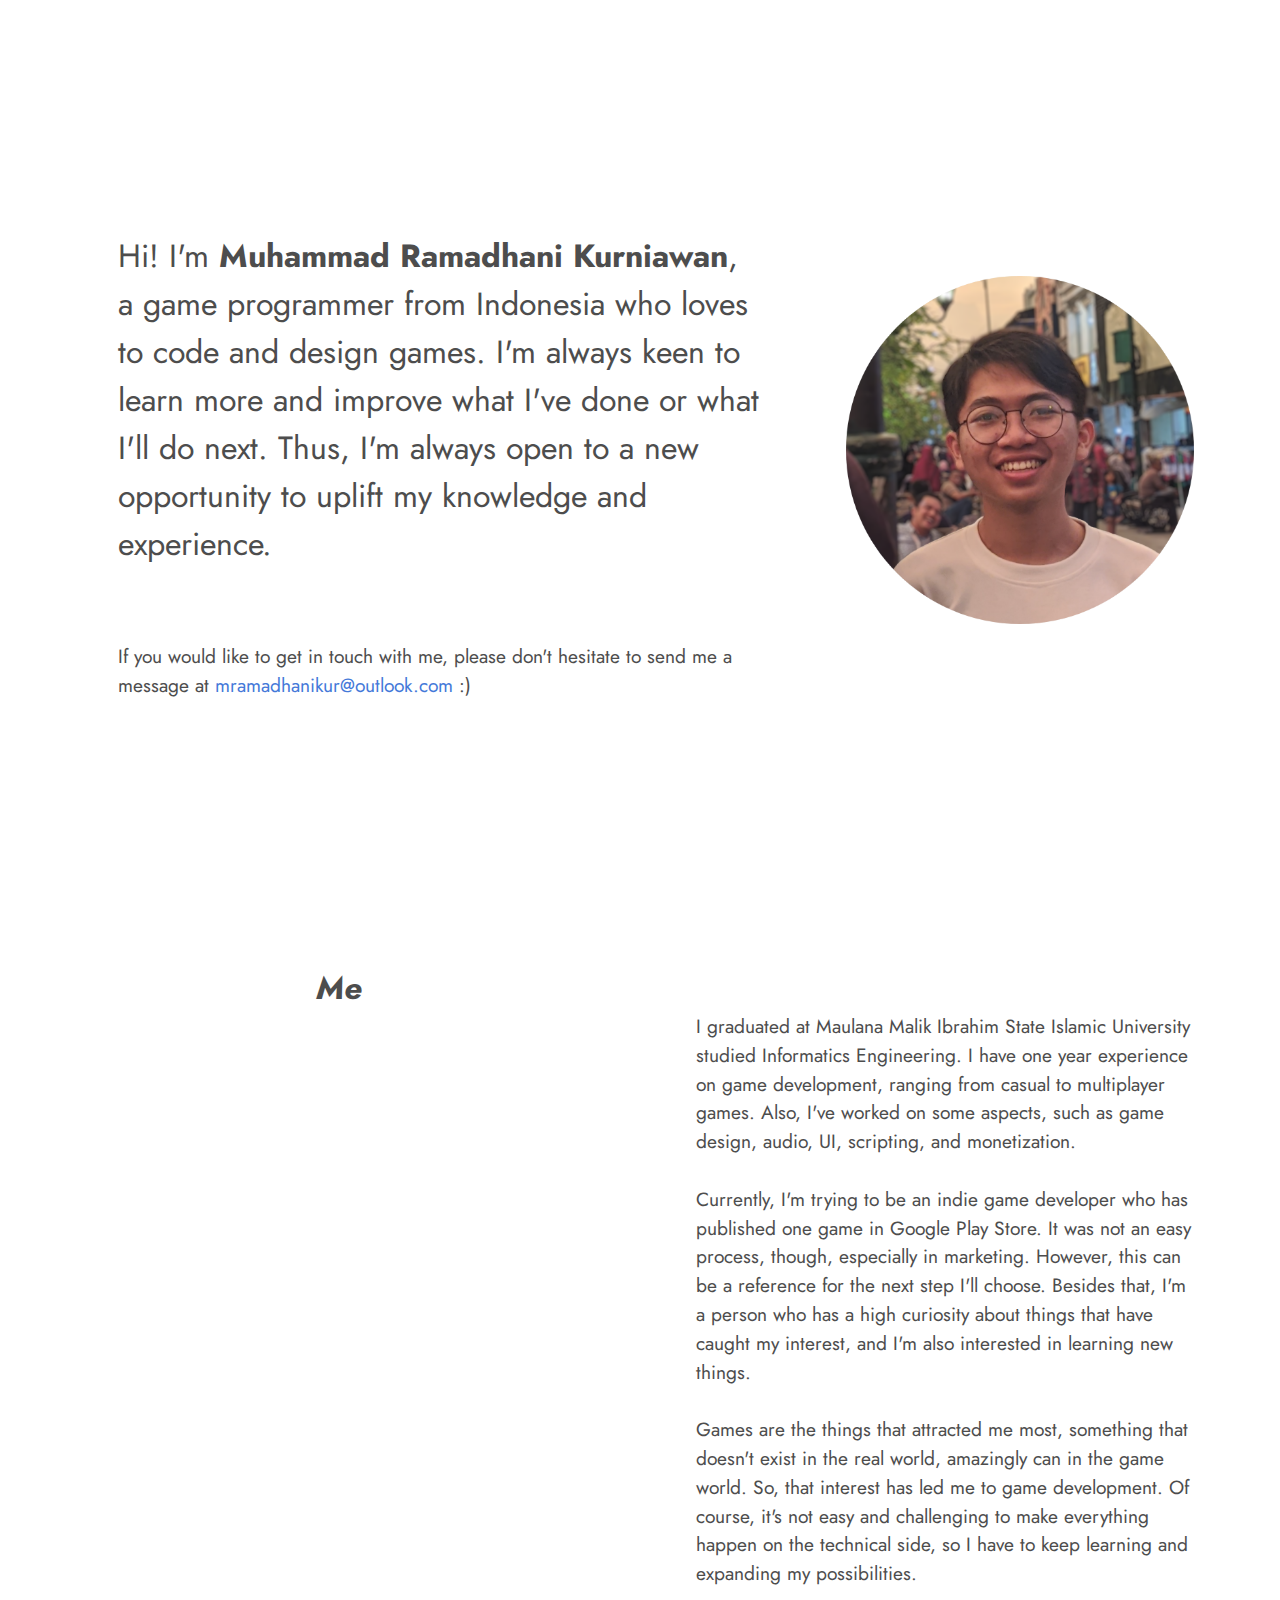
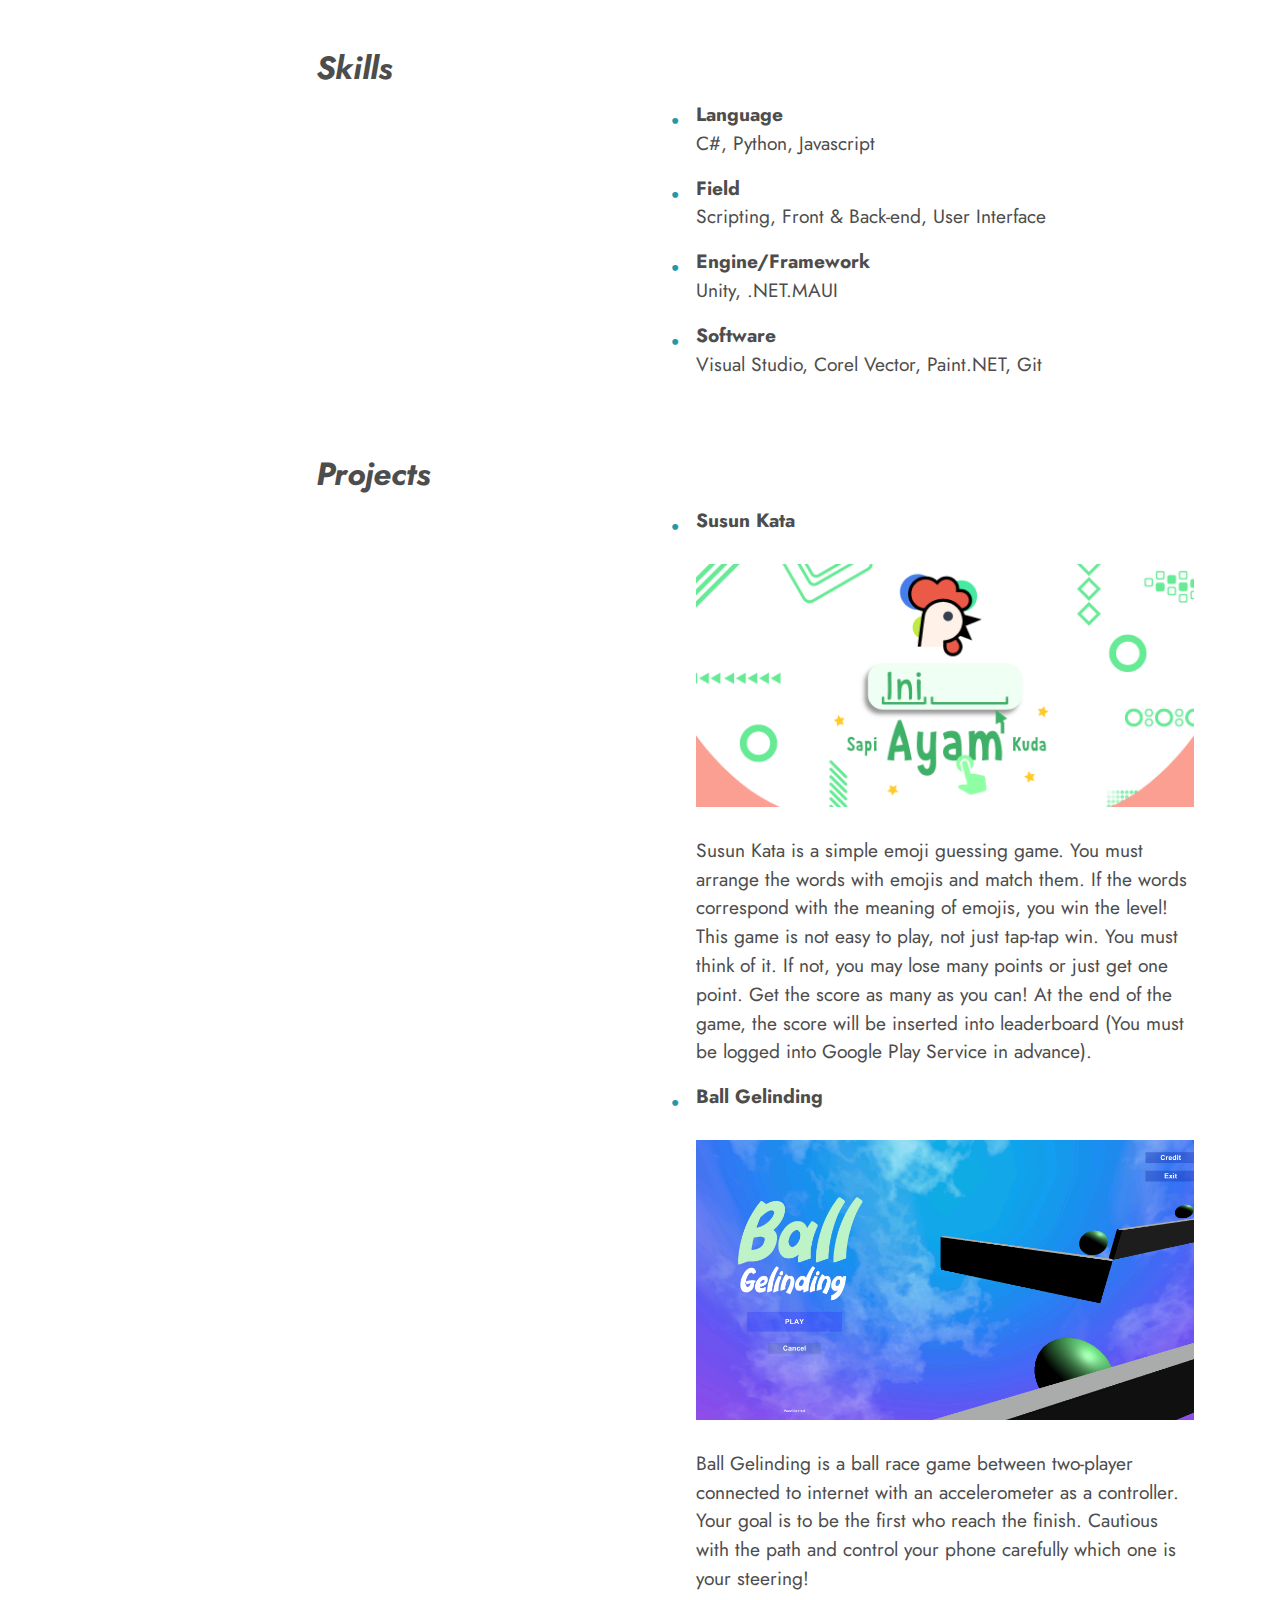
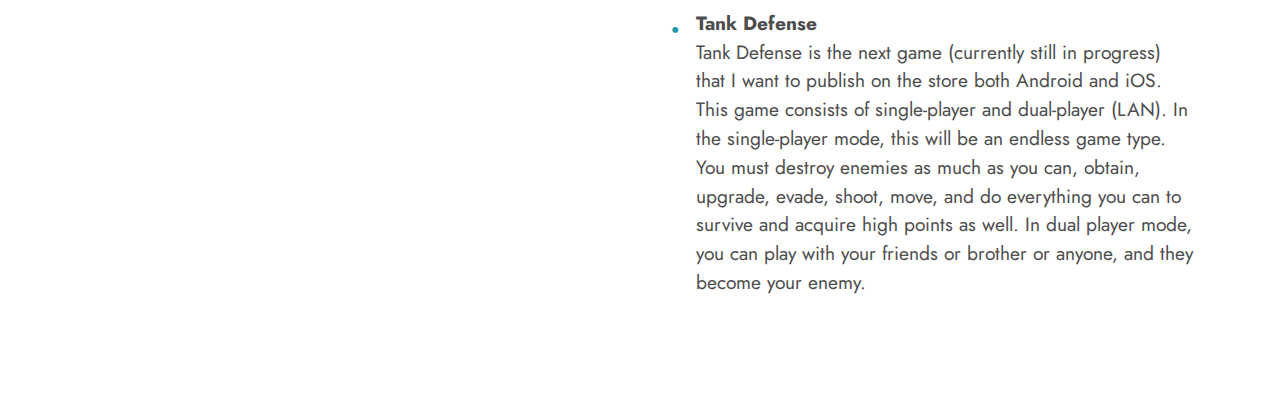
<file: index.html>
<!DOCTYPE html>
<html  >
<head>
  <!-- Site made with Mobirise Website Builder v5.9.13, https://mobirise.com -->
  <meta charset="UTF-8">
  <meta http-equiv="X-UA-Compatible" content="IE=edge">
  <meta name="generator" content="Mobirise v5.9.13, mobirise.com">
  <meta name="viewport" content="width=device-width, initial-scale=1, minimum-scale=1">
  <link rel="shortcut icon" href="assets/images/logo5.png" type="image/x-icon">
  <meta name="description" content="">
  
  
  <title>Muhammad Ramadhani Kurniawan - Portfolio</title>
  <link rel="stylesheet" href="assets/bootstrap/css/bootstrap.min.css">
  <link rel="stylesheet" href="assets/bootstrap/css/bootstrap-grid.min.css">
  <link rel="stylesheet" href="assets/bootstrap/css/bootstrap-reboot.min.css">
  <link rel="stylesheet" href="assets/socicon/css/styles.css">
  <link rel="stylesheet" href="assets/theme/css/style.css">
  <link rel="preload" href="https://fonts.googleapis.com/css?family=Jost:100,200,300,400,500,600,700,800,900,100i,200i,300i,400i,500i,600i,700i,800i,900i&display=swap" as="style" onload="this.onload=null;this.rel='stylesheet'">
  <noscript><link rel="stylesheet" href="https://fonts.googleapis.com/css?family=Jost:100,200,300,400,500,600,700,800,900,100i,200i,300i,400i,500i,600i,700i,800i,900i&display=swap"></noscript>
  <link rel="preload" as="style" href="assets/mobirise/css/mbr-additional.css?v=0eDcR7"><link rel="stylesheet" href="assets/mobirise/css/mbr-additional.css?v=0eDcR7" type="text/css">

  
  
  
</head>
<body>
  
  <section data-bs-version="5.1" class="image2 cid-sUF62hcx0Q mbr-fullscreen" id="image2-6">
    

    

    <div class="container">
        <div class="row align-items-center">
            <div class="col-12 col-lg-4">
                <div class="image-wrapper">
                    <img src="assets/images/wip2gravit.png" alt="wawanfoto">
                    
                </div>
            </div>
            <div class="col-12 col-lg">
                <div class="text-wrapper">
                    <h3 class="mbr-section-title mbr-fonts-style mb-3 display-5"><br>Hi! I'm&nbsp;<strong>Muhammad Ramadhani Kurniawan</strong>,<br>a game programmer from Indonesia who loves to code and design games. I'm always keen to learn more and improve what I've done or what I'll do next. Thus, I'm always open to a new opportunity to uplift my knowledge and experience.<br></h3>
                    <p class="mbr-text mbr-fonts-style display-7"><br><br> If you would like to get in touch with me, please don't hesitate to send me a message at&nbsp;<a href="mailto:mramadhanikur@outlook.com" class="text-primary">mramadhanikur@outlook.com</a>&nbsp;:)<br></p>
                </div>
            </div>
        </div>
    </div>
</section>

<section data-bs-version="5.1" class="content13 cid-sWlyla9Ldt" id="content13-3s">
    
    
    <div class="container">
        <div class="row justify-content-center">
            
        </div>
        <div class="row justify-content-center">
            <div class="col-md-12 col-lg-8">
                <div class="row justify-content-center">
                    <div class="col-12 col-lg-6">
                        <ul class="list mbr-fonts-style display-5"><strong><em>Me</em></strong></ul>
                    </div>
                    <div class="col-12 col-lg-6">
                        <ul class="list mbr-fonts-style display-7"></ul>
                    </div>
                </div>
            </div>
        </div>
    </div>
</section>

<section data-bs-version="5.1" class="content13 cid-sWlykp19v3" id="content13-3r">
    
    
    <div class="container">
        <div class="row justify-content-center">
            
        </div>
        <div class="row justify-content-center">
            <div class="col-md-12 col-lg-12">
                <div class="row justify-content-center">
                    <div class="col-12 col-lg-6">
                        <ul class="list mbr-fonts-style display-2"></ul>
                    </div>
                    <div class="col-12 col-lg-6">
                        <ul class="list mbr-fonts-style display-7">I graduated at Maulana Malik Ibrahim State Islamic University studied Informatics Engineering. I have one year experience on game development, ranging from casual to multiplayer games. Also, I've worked on some aspects, such as game design, audio, UI, scripting, and monetization.&nbsp;<br><br><div>Currently, I'm trying to be an indie game developer who has published one game in Google Play Store. It was not an easy process, though, especially in marketing. However, this can be a reference for the next step I'll choose. Besides that, I'm a person who has a high curiosity about things that have caught my interest, and I'm also interested in learning new things.</div><div><br></div><div>Games are the things that attracted me most, something that doesn't exist in the real world, amazingly can in the game world. So, that interest has led me to game development. Of course, it's not easy and challenging to make everything happen on the technical side, so I have to keep learning and expanding my possibilities.</div></ul>
                    </div>
                </div>
            </div>
        </div>
    </div>
</section>

<section data-bs-version="5.1" class="content13 cid-sVfebrH5RZ" id="content13-2k">
    
    
    <div class="container">
        <div class="row justify-content-center">
            
        </div>
        <div class="row justify-content-center">
            <div class="col-md-12 col-lg-8">
                <div class="row justify-content-center">
                    <div class="col-12 col-lg-6">
                        <ul class="list mbr-fonts-style display-5"><p><strong><em>Skills</em></strong></p></ul>
                    </div>
                    <div class="col-12 col-lg-6">
                        <ul class="list mbr-fonts-style display-7"></ul>
                    </div>
                </div>
            </div>
        </div>
    </div>
</section>

<section data-bs-version="5.1" class="content13 cid-sUYj2ZX57L" id="content13-1m">
    
    
    <div class="container">
        <div class="row justify-content-center">
            
        </div>
        <div class="row justify-content-center">
            <div class="col-md-12 col-lg-12">
                <div class="row justify-content-center">
                    <div class="col-12 col-lg-6">
                        <ul class="list mbr-fonts-style display-2"></ul>
                    </div>
                    <div class="col-12 col-lg-6">
                        <ul class="list mbr-fonts-style display-7">
                            <li><span style="font-size: 1.2rem;"><strong>Language<br></strong></span>C#, Python, Javascript<br></li><li><strong>Field<br></strong><span style="font-size: 1.2rem;">Scripting</span><span style="font-size: 1.2rem;">, Front &amp; Back-end, User Interface</span></li><li><strong>Engine/Framework<br></strong><span style="font-size: 1.2rem;">Unity, .NET.MAUI</span></li><li><strong><b>Software<br></b></strong><span style="font-size: 1.2rem;">Visual Studio, Corel Vector, Paint.NET, Git</span></li>
                        </ul>
                    </div>
                </div>
            </div>
        </div>
    </div>
</section>

<section data-bs-version="5.1" class="content13 cid-sV59R3qEGW" id="content13-23">
    
    
    <div class="container">
        <div class="row justify-content-center">
            
        </div>
        <div class="row justify-content-center">
            <div class="col-md-12 col-lg-8">
                <div class="row justify-content-center">
                    <div class="col-12 col-lg-6">
                        <ul class="list mbr-fonts-style display-5"><p><strong><em>Projects</em></strong></p></ul>
                    </div>
                    <div class="col-12 col-lg-6">
                        <ul class="list mbr-fonts-style display-7"></ul>
                    </div>
                </div>
            </div>
        </div>
    </div>
</section>

<section data-bs-version="5.1" class="content13 cid-sVn5h5WJPY" id="content13-32">
    
    
    <div class="container">
        <div class="row justify-content-center">
            
        </div>
        <div class="row justify-content-center">
            <div class="col-md-12 col-lg-12">
                <div class="row justify-content-center">
                    <div class="col-12 col-lg-6">
                        <ul class="list mbr-fonts-style display-2"></ul>
                    </div>
                    <div class="col-12 col-lg-6">
                        <ul class="list mbr-fonts-style display-7">
                            <li><strong>Susun Kata</strong><br>
                            <br>
                            <a href="index.html#image2-6" target="false"></a><a href="https://play.google.com/store/apps/details?id=com.Cyi.TheSusunKataQuiz" target="true"></a><a href="https://play.google.com/store/apps/details?id=com.Cyi.TheSusunKataQuiz" target="true"></a><a href="https://play.google.com/store/apps/details?id=com.Cyi.TheSusunKataQuiz" target="true"></a><a href="TebakEmoji.html#top"><img class="d-block w-100" src="assets/images/landscape.png" data-slide-to="0" data-bs-slide-to="0"></a>    
                            <br>
                            Susun Kata is a simple emoji guessing game. You must arrange the words with emojis and match them. If the words correspond with the meaning of emojis, you win the level! This game is not easy to play, not just tap-tap win. You must think of it. If not, you may lose many points or just get one point. Get the score as many as you can! At the end of the game, the score will be inserted into leaderboard (You must be logged into Google Play Service in advance).

                            </li>

                            <li><strong>Ball Gelinding</strong><br>

                             <br>
                            <a href="index.html#image2-6" target="false"></a><a href="https://play.google.com/store/apps/details?id=com.Cyi.TheSusunKataQuiz" target="true"></a><a href="https://play.google.com/store/apps/details?id=com.Cyi.TheSusunKataQuiz" tdarget="true"></a><a href="https://play.google.com/store/apps/details?id=com.Cyi.TheSusunKataQuiz" target="true"></a><a href="BallGelinding.html#top"><img class="d-block w-100" src="assets/images/menu-1080p-10.02.2022-22-9.png" data-slide-to="1" data-bs-slide-to="1"></a> <br>  

                            Ball Gelinding is a ball race game between two-player connected to internet with an accelerometer as a controller. Your goal is to be the first who reach the finish. Cautious with the path and control your phone carefully which one is your steering!</li>

                            <li><strong>Tank Defense</strong><br>Tank Defense is the next game (currently still in progress) that I want to publish on the store both Android and iOS. This game consists of single-player and dual-player (LAN). In the single-player mode, this will be an endless game type. You must destroy enemies as much as you can, obtain, upgrade, evade, shoot, move, and do everything you can to survive and acquire high points as well. In dual player mode, you can play with your friends or brother or anyone, and they become your enemy.</li>
                            <br>
                        </ul>
                    </div>
                </div>
            </div>
        </div>
    </div>
</section>

<section data-bs-version="5.1" class="footer5 cid-t3kmMQRc7X mbr-reveal" once="footers" id="footer5-4k">

    

    

    <div class="container">
        <!-- <div class="media-container-row">
            <div class="col-md-1 col-6">
                <div class="media-wrap">
                    <a href="https://mobirise.co/">
                        <img src="assets/images/23r32r32.png" alt="Mobirise">
                    </a>
                </div>
            </div>
            <div class="col-11 col-6">
                <p class="mbr-text align-right links mbr-fonts-style display-7"></p>
            </div>
        </div> -->
        <!-- <div class="media-container-row">
            <div class="col-md-12"> -->
        <div class="footer-lower">
            <div class="media-container-row">
                <div class="col-md-12">
                    <hr>
                </div>
            </div>
            <div class="media-container-row">
                <div class="col-md-6 copyright">
                    <p class="mbr-text mbr-fonts-style display-7">Thanks for visiting :) [Made by <a href="mobirise.com">Mobirise</a>]</p>
                </div>
                <div class="col-md-6">
                    <div class="social-list align-right">
                        <div class="soc-item">
                            
                                <a href="index.html#top"><span class="mbr-iconfont mbr-iconfont-social socicon-itchio socicon"></span></a>
                            
                        </div>
                        <div class="soc-item">
                            <a href="https://discordapp.com/users/442385803105009676" target="_blank">
                                <span class="mbr-iconfont mbr-iconfont-social socicon-discord socicon"></span>
                            </a>
                        </div>
                        <div class="soc-item">
                            <a href="https://steamcommunity.com/id/cyion_/" target="_blank">
                                <span class="mbr-iconfont mbr-iconfont-social socicon-steam socicon"></span>
                            </a>
                        </div>
                        
                        
                        
                    </div>
                </div>
            </div>
            <!-- </div>
            </div> -->
        </div>

    </div>
</section>

<script src="assets/bootstrap/js/bootstrap.bundle.min.js"></script>  <script src="assets/smoothscroll/smooth-scroll.js"></script>  <script src="assets/ytplayer/index.js"></script>  <script src="assets/theme/js/script.js"></script>  
  
  
</body>
</html>
</file>
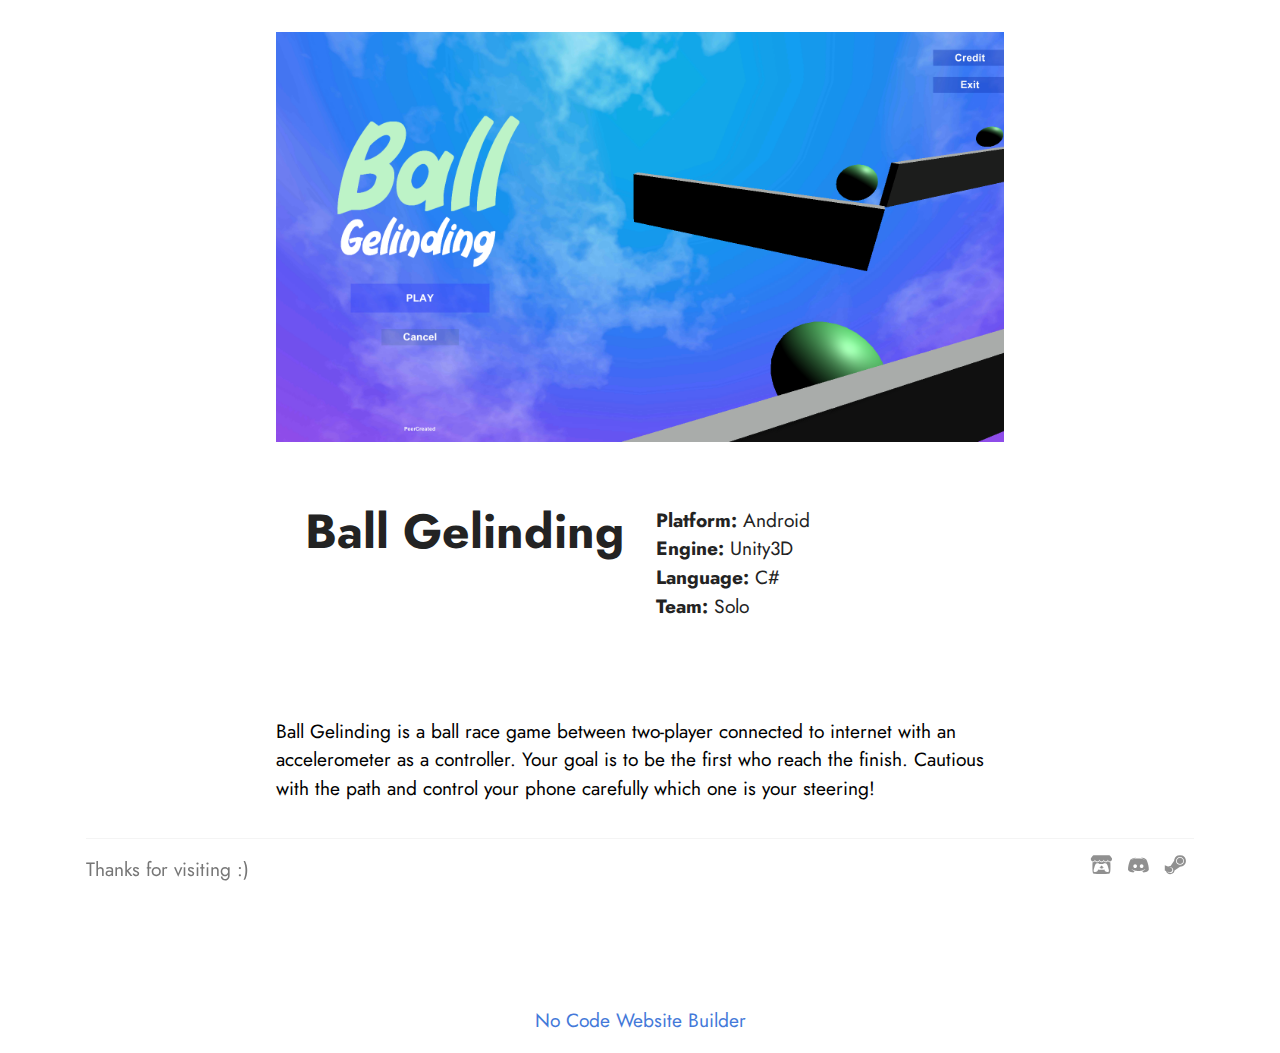
<file: BallGelinding.html>
<!DOCTYPE html>
<html  >
<head>
  <!-- Site made with Mobirise Website Builder v5.9.13, https://mobirise.com -->
  <meta charset="UTF-8">
  <meta http-equiv="X-UA-Compatible" content="IE=edge">
  <meta name="generator" content="Mobirise v5.9.13, mobirise.com">
  <meta name="twitter:card" content="summary_large_image"/>
  <meta name="twitter:image:src" content="assets/images/BallGelinding-meta.png">
  <meta property="og:image" content="assets/images/BallGelinding-meta.png">
  <meta name="twitter:title" content="Ball Gelinding">
  <meta name="viewport" content="width=device-width, initial-scale=1, minimum-scale=1">
  <link rel="shortcut icon" href="assets/images/logo5.png" type="image/x-icon">
  <meta name="description" content="Ball Gelinding is a ball race game between two-player.
">
  
  
  <title>Ball Gelinding</title>
  <link rel="stylesheet" href="assets/bootstrap/css/bootstrap.min.css">
  <link rel="stylesheet" href="assets/bootstrap/css/bootstrap-grid.min.css">
  <link rel="stylesheet" href="assets/bootstrap/css/bootstrap-reboot.min.css">
  <link rel="stylesheet" href="assets/socicon/css/styles.css">
  <link rel="stylesheet" href="assets/theme/css/style.css">
  <link rel="preload" href="https://fonts.googleapis.com/css?family=Jost:100,200,300,400,500,600,700,800,900,100i,200i,300i,400i,500i,600i,700i,800i,900i&display=swap" as="style" onload="this.onload=null;this.rel='stylesheet'">
  <noscript><link rel="stylesheet" href="https://fonts.googleapis.com/css?family=Jost:100,200,300,400,500,600,700,800,900,100i,200i,300i,400i,500i,600i,700i,800i,900i&display=swap"></noscript>
  <link rel="preload" as="style" href="assets/mobirise/css/mbr-additional.css?v=JT67ta"><link rel="stylesheet" href="assets/mobirise/css/mbr-additional.css?v=JT67ta" type="text/css">

  
  
  
</head>
<body>
  
  <section data-bs-version="5.1" class="image3 cid-t3knHfXGPd" id="image3-4l">
    

    

    <div class="container">
        <div class="row justify-content-center">
            <div class="col-12 col-lg-8">
                <div class="image-wrapper">
                    <img src="assets/images/menu-1080p-10.02.2022-22-9.png" alt="Ball Gelinding Cover">
                    
                </div>
            </div>
        </div>
    </div>
</section>

<section data-bs-version="5.1" class="content10 cid-t3knHgg6U4" id="content10-4m">
    
    <div class="container">
        <div class="row justify-content-center">
            <div class="col-12 col-md">
                
                <h6 class="mbr-section-subtitle mbr-fonts-style mb-4 display-2"><strong>Ball Gelinding</strong></h6>
            </div>
            <div class="col-md-12 col-lg-6">
                <p class="mbr-text mbr-fonts-style display-7"><strong>Platform:</strong> Android
<br><strong>Engine:</strong> Unity3D
<br><strong>Language:</strong> C#
<br><strong>Team: </strong>Solo</p>
            </div>
        </div>
    </div>
</section>

<section data-bs-version="5.1" class="content5 cid-t3knHgrWrV" id="content5-4n">
    
    <div class="container">
        <div class="row justify-content-center">
            <div class="col-md-12 col-lg-8">
                
                
                <p class="mbr-text mbr-fonts-style display-7">Ball Gelinding is a ball race game between two-player connected to internet with an accelerometer as a controller. Your goal is to be the first who reach the finish. Cautious with the path and control your phone carefully which one is your steering!&nbsp;<br></p>
            </div>
        </div>
    </div>
</section>

<section data-bs-version="5.1" class="footer5 cid-t3knHgBmaL mbr-reveal" once="footers" id="footer5-4o">

    

    

    <div class="container">
        <div class="media-container-row">
            <div class="col-md-1 col-6">
                <div class="media-wrap">
                    <a href="https://mobirise.co/">
                        <img src="assets/images/23r32r32.png" alt="Mobirise">
                    </a>
                </div>
            </div>
            <div class="col-11 col-6">
                <p class="mbr-text align-right links mbr-fonts-style display-7"></p>
            </div>
        </div>
        <!-- <div class="media-container-row">
            <div class="col-md-12"> -->
        <div class="footer-lower">
            <div class="media-container-row">
                <div class="col-md-12">
                    <hr>
                </div>
            </div>
            <div class="media-container-row">
                <div class="col-md-6 copyright">
                    <p class="mbr-text mbr-fonts-style display-7">Thanks for visiting :)</p>
                </div>
                <div class="col-md-6">
                    <div class="social-list align-right">
                        <div class="soc-item">
                            
                                <a href="index.html#top"><span class="mbr-iconfont mbr-iconfont-social socicon-itchio socicon"></span></a>
                            
                        </div>
                        <div class="soc-item">
                            <a href="https://discordapp.com/users/442385803105009676" target="_blank">
                                <span class="mbr-iconfont mbr-iconfont-social socicon-discord socicon"></span>
                            </a>
                        </div>
                        <div class="soc-item">
                            <a href="https://steamcommunity.com/id/cyion_/" target="_blank">
                                <span class="mbr-iconfont mbr-iconfont-social socicon-steam socicon"></span>
                            </a>
                        </div>
                        
                        
                        
                    </div>
                </div>
            </div>
            <!-- </div>
            </div> -->
        </div>

    </div>
</section><section class="display-7" style="padding: 0;align-items: center;justify-content: center;flex-wrap: wrap;    align-content: center;display: flex;position: relative;height: 4rem;"><a href="https://mobiri.se/2677697" style="flex: 1 1;height: 4rem;position: absolute;width: 100%;z-index: 1;"><img alt="" style="height: 4rem;" src="[data-uri]"></a><p style="margin: 0;text-align: center;" class="display-7">&#8204;</p><a style="z-index:1" href="https://mobirise.com/builder/no-code-website-builder.html">No Code Website Builder</a></section><script src="assets/bootstrap/js/bootstrap.bundle.min.js"></script>  <script src="assets/smoothscroll/smooth-scroll.js"></script>  <script src="assets/ytplayer/index.js"></script>  <script src="assets/theme/js/script.js"></script>  
  
  
</body>
</html>
</file>
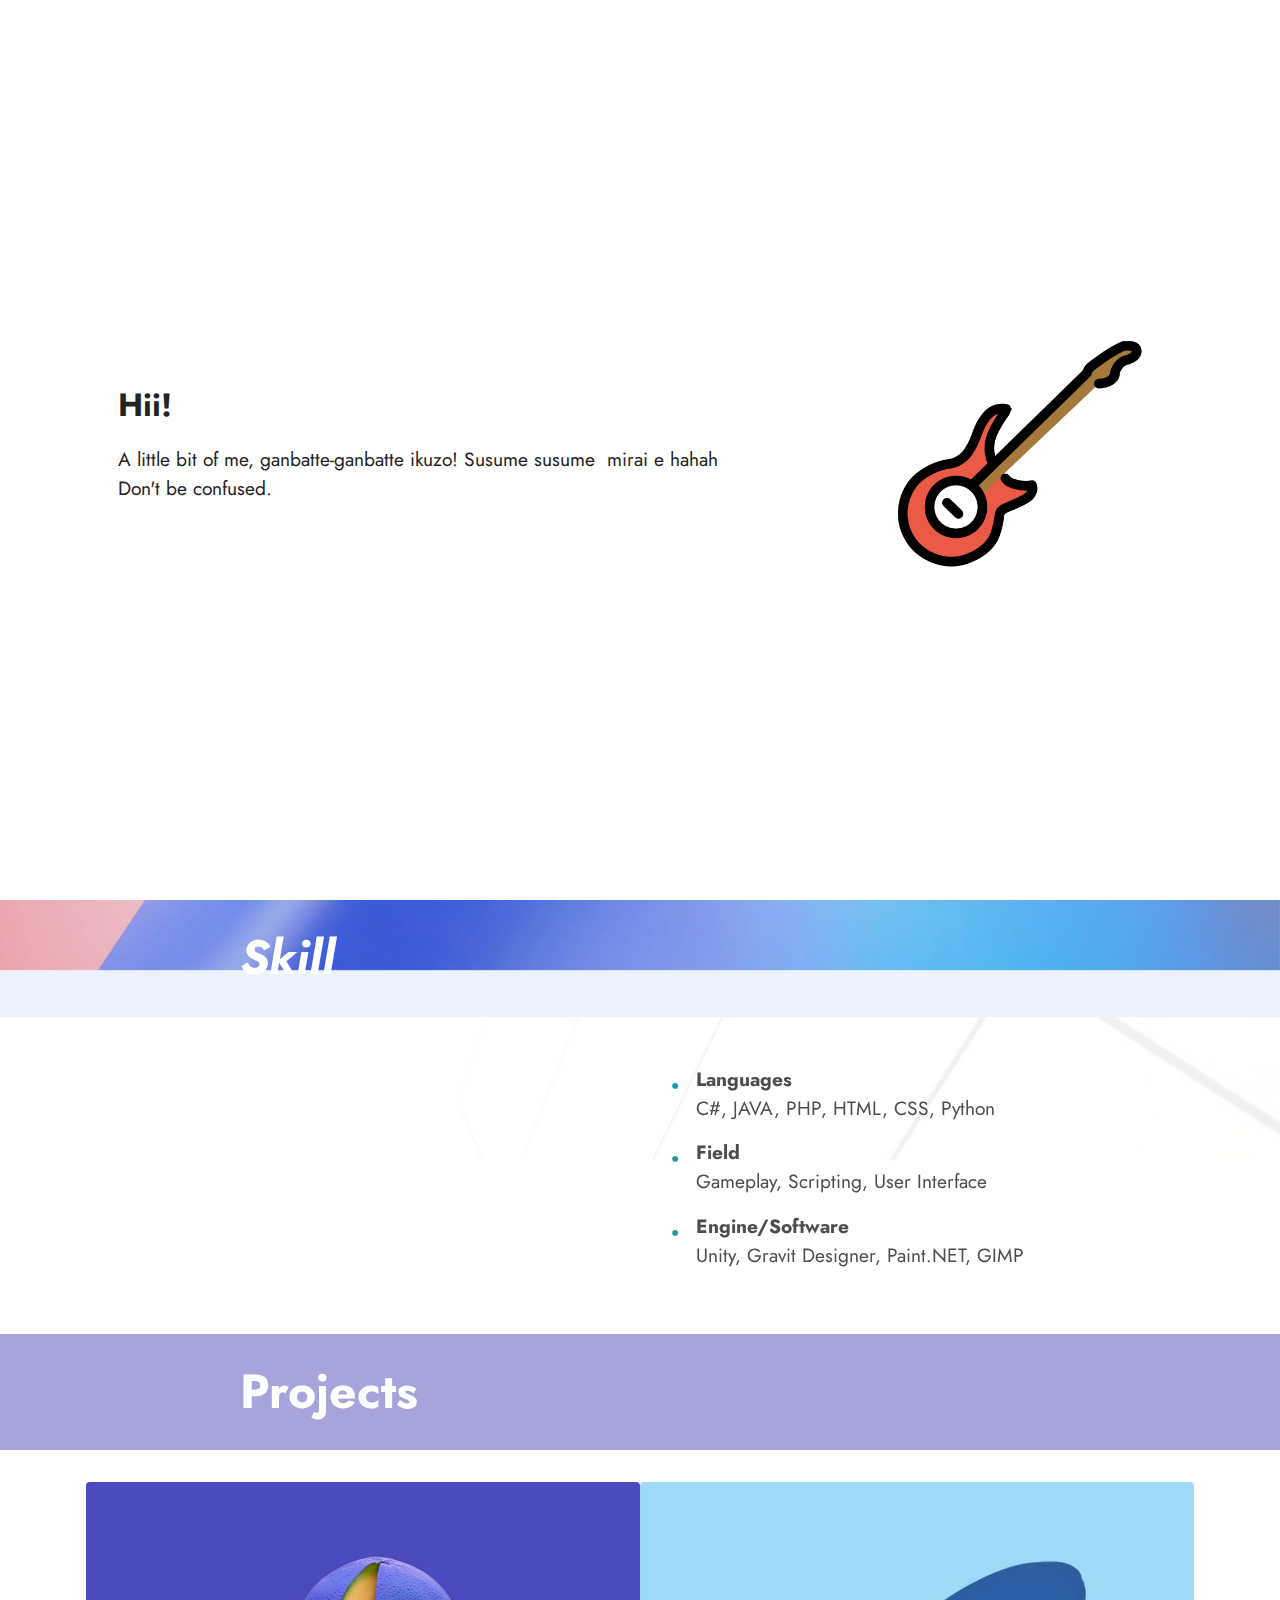
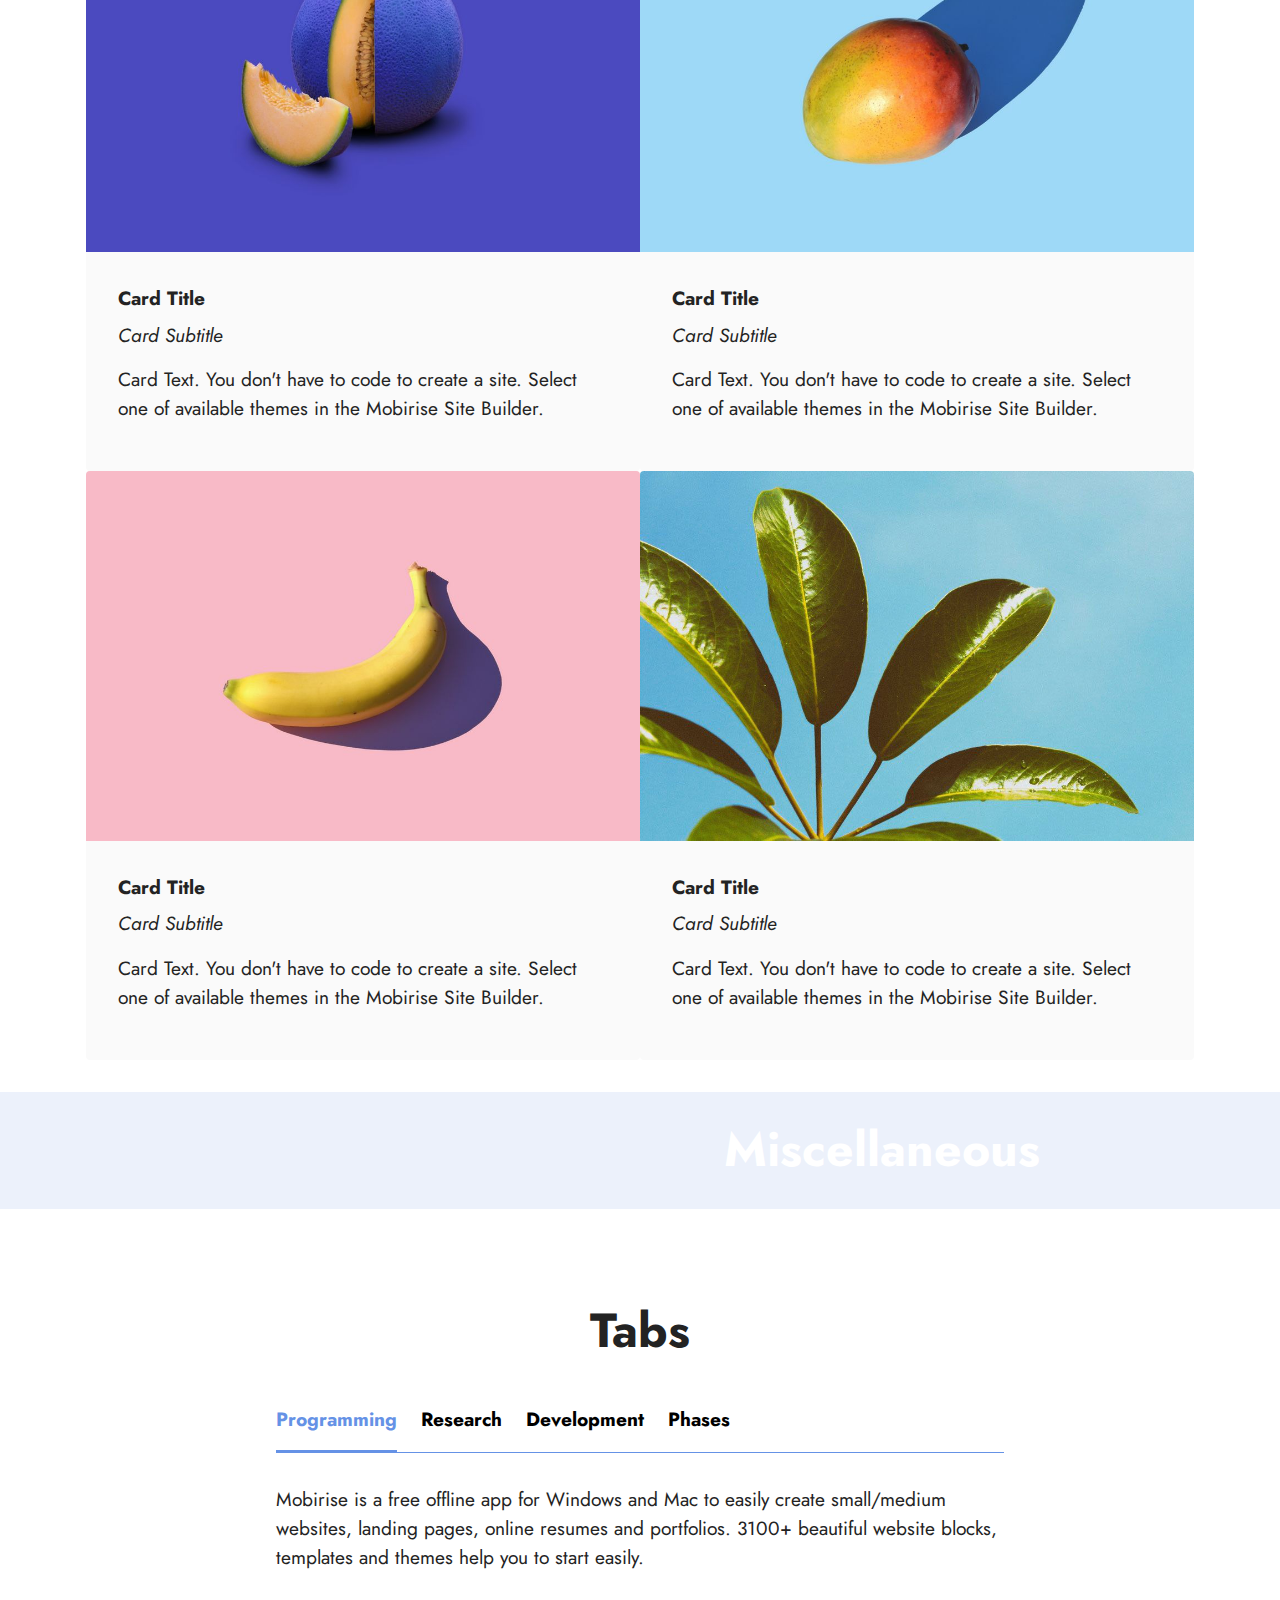
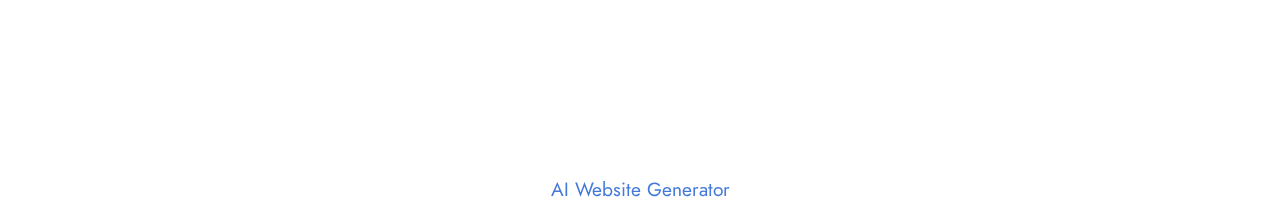
<file: page1.html>
<!DOCTYPE html>
<html  >
<head>
  <!-- Site made with Mobirise Website Builder v5.9.13, https://mobirise.com -->
  <meta charset="UTF-8">
  <meta http-equiv="X-UA-Compatible" content="IE=edge">
  <meta name="generator" content="Mobirise v5.9.13, mobirise.com">
  <meta name="viewport" content="width=device-width, initial-scale=1, minimum-scale=1">
  <link rel="shortcut icon" href="assets/images/logo5.png" type="image/x-icon">
  <meta name="description" content="">
  
  
  <title>backup</title>
  <link rel="stylesheet" href="assets/bootstrap/css/bootstrap.min.css">
  <link rel="stylesheet" href="assets/bootstrap/css/bootstrap-grid.min.css">
  <link rel="stylesheet" href="assets/bootstrap/css/bootstrap-reboot.min.css">
  <link rel="stylesheet" href="assets/parallax/jarallax.css">
  <link rel="stylesheet" href="assets/socicon/css/styles.css">
  <link rel="stylesheet" href="assets/theme/css/style.css">
  <link rel="preload" href="https://fonts.googleapis.com/css?family=Jost:100,200,300,400,500,600,700,800,900,100i,200i,300i,400i,500i,600i,700i,800i,900i&display=swap" as="style" onload="this.onload=null;this.rel='stylesheet'">
  <noscript><link rel="stylesheet" href="https://fonts.googleapis.com/css?family=Jost:100,200,300,400,500,600,700,800,900,100i,200i,300i,400i,500i,600i,700i,800i,900i&display=swap"></noscript>
  <link rel="preload" as="style" href="assets/mobirise/css/mbr-additional.css?v=C8HJGH"><link rel="stylesheet" href="assets/mobirise/css/mbr-additional.css?v=C8HJGH" type="text/css">

  
  
  
</head>
<body>
  
  <section data-bs-version="5.1" class="image2 cid-sV59DkWNN4 mbr-fullscreen" id="image2-1u">
    

    

    <div class="container">
        <div class="row align-items-center">
            <div class="col-12 col-lg-4">
                <div class="image-wrapper">
                    <img src="assets/images/1f3b8.png" alt="Mobirise">
                    
                </div>
            </div>
            <div class="col-12 col-lg">
                <div class="text-wrapper">
                    <h3 class="mbr-section-title mbr-fonts-style mb-3 display-5">
                        <strong>Hii!</strong></h3>
                    <p class="mbr-text mbr-fonts-style display-7">
                        A little bit of me, ganbatte-ganbatte ikuzo! Susume susume&nbsp; mirai e hahah<br>Don't be confused.</p>
                </div>
            </div>
        </div>
    </div>
</section>

<section data-bs-version="5.1" class="info1 cid-sV59DlJKCx mbr-parallax-background" id="info1-1v">
    
    <div class="mbr-overlay" style="opacity: 0.1; background-color: rgb(68, 121, 217);"></div>
    <div class="align-center container-fluid">
        <div class="row justify-content-center">
            <div class="col-12 col-lg-8">
                <h3 class="mbr-section-title mb-4 mbr-fonts-style display-2">
                    <strong><em>Skill</em></strong></h3>
                
                
            </div>
        </div>
    </div>
</section>

<section data-bs-version="5.1" class="content13 cid-sV59Dmgt4m mbr-parallax-background" id="content13-1w">
    
    <div class="mbr-overlay" style="opacity: 0.8; background-color: rgb(255, 255, 255);"></div>
    <div class="container">
        <div class="row justify-content-center">
            
        </div>
        <div class="row justify-content-center">
            <div class="col-md-12 col-lg-9">
                <div class="row justify-content-center">
                    <div class="col-12 col-lg-6">
                        <ul class="list mbr-fonts-style display-2"></ul>
                    </div>
                    <div class="col-12 col-lg-6">
                        <ul class="list mbr-fonts-style display-7">
                            <li><strong>Languages<br></strong>C#, JAVA, PHP, HTML, CSS, Python</li><li><strong>Field</strong><br>Gameplay, Scripting, User Interface</li>
                            <li><strong>Engine/Software<br></strong>Unity, Gravit Designer, Paint.NET, GIMP</li>
                        </ul>
                    </div>
                </div>
            </div>
        </div>
    </div>
</section>

<section data-bs-version="5.1" class="info1 cid-sV59Dng3Fc mbr-parallax-background" id="info1-1x">
    
    <div class="mbr-overlay" style="opacity: 0.4; background-color: rgb(32, 28, 162);"></div>
    <div class="align-center container-fluid">
        <div class="row justify-content-center">
            <div class="col-12 col-lg-8">
                <h3 class="mbr-section-title mb-4 mbr-fonts-style display-2"><strong>Projects</strong></h3>
                
                
            </div>
        </div>
    </div>
</section>

<section data-bs-version="5.1" class="gallery1 cid-sV59DowWhJ" id="gallery1-1z">
    
    
    <div class="container">
        
        <div class="row mt-4">
            <div class="item features-image сol-12 col-md-6 col-lg-6">
                <div class="item-wrapper">
                    <div class="item-img">
                        <img src="assets/images/features1.jpg">
                    </div>
                    <div class="item-content">
                        <h5 class="item-title mbr-fonts-style display-7">
                            <strong>Card Title</strong>
                        </h5>
                        <h6 class="item-subtitle mbr-fonts-style mt-1 display-7">
                            <em>Card Subtitle</em>
                        </h6>
                        <p class="mbr-text mbr-fonts-style mt-3 display-7">
                            Card Text. You don't have to code to create a site. Select one of available themes in the
                            Mobirise Site Builder.
                        </p>
                    </div>
                    
                </div>
            </div>
            <div class="item features-image сol-12 col-md-6 col-lg-6">
                <div class="item-wrapper">
                    <div class="item-img">
                        <img src="assets/images/features2.jpg">
                    </div>
                    <div class="item-content">
                        <h5 class="item-title mbr-fonts-style display-7">
                            <strong>Card Title</strong>
                        </h5>
                        <h6 class="item-subtitle mbr-fonts-style mt-1 display-7">
                            <em>Card Subtitle</em>
                        </h6>
                        <p class="mbr-text mbr-fonts-style mt-3 display-7">Card Text. You don't have to code to create
                            a site. Select one of available themes in the Mobirise Site Builder.</p>
                    </div>
                    
                </div>
            </div>
            <div class="item features-image сol-12 col-md-6 col-lg-6">
                <div class="item-wrapper">
                    <div class="item-img">
                        <img src="assets/images/features3.jpg">
                    </div>
                    <div class="item-content">
                        <h5 class="item-title mbr-fonts-style display-7">
                            <strong>Card Title</strong>
                        </h5>
                        <h6 class="item-subtitle mbr-fonts-style mt-1 display-7">
                            <em>Card Subtitle</em>
                        </h6>
                        <p class="mbr-text mbr-fonts-style mt-3 display-7">Card Text. You don't have to code to create
                            a site. Select one of available themes in the Mobirise Site Builder.</p>
                    </div>
                    
                </div>
            </div>
            <div class="item features-image сol-12 col-md-6 col-lg-6">
                <div class="item-wrapper">
                    <div class="item-img">
                        <img src="assets/images/features4.jpg" alt="" title="">
                    </div>
                    <div class="item-content">
                        <h5 class="item-title mbr-fonts-style display-7">
                            <strong>Card Title</strong>
                        </h5>
                        <h6 class="item-subtitle mbr-fonts-style mt-1 display-7">
                            <em>Card Subtitle</em>
                        </h6>
                        <p class="mbr-text mbr-fonts-style mt-3 display-7">Card Text. You don't have to code to create
                            a site. Select one of available themes in the Mobirise Site Builder.</p>
                    </div>
                    
                </div>
            </div>
        </div>
    </div>
</section>

<section data-bs-version="5.1" class="info1 cid-sV59DpCrb9 mbr-parallax-background" id="info1-20">
    
    <div class="mbr-overlay" style="opacity: 0.1; background-color: rgb(68, 121, 217);"></div>
    <div class="align-center container-fluid">
        <div class="row justify-content-center">
            <div class="col-12 col-lg-8">
                <h3 class="mbr-section-title mb-4 mbr-fonts-style display-2"><strong>Miscellaneous</strong></h3>
                
                
            </div>
        </div>
    </div>
</section>

<section data-bs-version="5.1" class="tabs content18 cid-sV59DpZGt0" id="tabs1-21">

    

    
    <div class="container">
        <div class="row justify-content-center">
            <div class="col-12 col-md-8">
                <h3 class="mbr-section-title mb-0 mbr-fonts-style display-2">
                    <strong>Tabs</strong></h3>
                
            </div>
        </div>
        <div class="row justify-content-center mt-4">
            <div class="col-12 col-md-8">
                <ul class="nav nav-tabs mb-4" role="tablist">
                    <li class="nav-item first mbr-fonts-style">
                        <a class="nav-link mbr-fonts-style show active display-7" role="tab" data-toggle="tab" data-bs-toggle="tab" href="#tab1" aria-selected="true">
                            <strong>Programming</strong>
                        </a>
                    </li>
                    <li class="nav-item">
                        <a class="nav-link mbr-fonts-style display-7" role="tab" data-toggle="tab" data-bs-toggle="tab" href="#tab2" aria-selected="true">
                            <strong>Research</strong>
                        </a>
                    </li>
                    <li class="nav-item">
                        <a class="nav-link mbr-fonts-style display-7" role="tab" data-toggle="tab" data-bs-toggle="tab" href="#tab3" aria-selected="true">
                            <strong>Development</strong>
                        </a>
                    </li>
                    <li class="nav-item">
                        <a class="nav-link mbr-fonts-style display-7" role="tab" data-toggle="tab" data-bs-toggle="tab" href="#tab4" aria-selected="true">
                            <strong>Phases</strong>
                        </a>
                    </li>
                    
                    
                </ul>
                <div class="tab-content">
                    <div id="tab1" class="tab-pane in active" role="tabpanel">
                        <div class="row">
                            <div class="col-md-12">
                                <p class="mbr-text mbr-fonts-style display-7">
                                    Mobirise is a free offline app for Windows and Mac to easily create small/medium
                                    websites, landing pages, online resumes and portfolios. 3100+ beautiful website
                                    blocks, templates and themes help you to start easily.
                                </p>
                            </div>
                        </div>
                    </div>
                    <div id="tab2" class="tab-pane" role="tabpanel">
                        <div class="row">
                            <div class="col-md-12">
                                <p class="mbr-text mbr-fonts-style display-7">
                                    Mobile web traffic overtook desktop one in 2016 and will only grow, and that's why
                                    it's important to create websites that look good on all devices. No special actions
                                    required, all sites you make with the Builder are mobile-friendly. You don't have to
                                    create a special mobile version of your website, it will adapt automagically. </p>
                            </div>
                        </div>
                    </div>
                    <div id="tab3" class="tab-pane" role="tabpanel">
                        <div class="row">
                            <div class="col-md-12">
                                <p class="mbr-text mbr-fonts-style display-7">
                                    Mobirise is an easy and simple free website builder - just drop site elements to
                                    your page, add content and style it to look the way you like.
                                </p>
                            </div>
                        </div>
                    </div>
                    <div id="tab4" class="tab-pane" role="tabpanel">
                        <div class="row">
                            <div class="col-md-12">
                                <p class="mbr-text mbr-fonts-style display-7">
                                    Free Website Builder offers a huge collection of 2500+ website blocks, templates and
                                    themes with thousands flexible options. Combine blocks from different themes to
                                    create a unique mix.</p>
                            </div>
                        </div>
                    </div>
                    
                    
                </div>
            </div>
        </div>
    </div>
</section>

<section data-bs-version="5.1" class="footer5 cid-t3kmMQRc7X mbr-reveal" once="footers" id="footer5-4k">

    

    

    <div class="container">
        <div class="media-container-row">
            <div class="col-md-1 col-6">
                <div class="media-wrap">
                    <a href="https://mobirise.co/">
                        <img src="assets/images/23r32r32.png" alt="Mobirise">
                    </a>
                </div>
            </div>
            <div class="col-11 col-6">
                <p class="mbr-text align-right links mbr-fonts-style display-7"></p>
            </div>
        </div>
        <!-- <div class="media-container-row">
            <div class="col-md-12"> -->
        <div class="footer-lower">
            <div class="media-container-row">
                <div class="col-md-12">
                    <hr>
                </div>
            </div>
            <div class="media-container-row">
                <div class="col-md-6 copyright">
                    <p class="mbr-text mbr-fonts-style display-7">Thanks for visiting :)</p>
                </div>
                <div class="col-md-6">
                    <div class="social-list align-right">
                        <div class="soc-item">
                            
                                <a href="index.html#top"><span class="mbr-iconfont mbr-iconfont-social socicon-itchio socicon"></span></a>
                            
                        </div>
                        <div class="soc-item">
                            <a href="https://discordapp.com/users/442385803105009676" target="_blank">
                                <span class="mbr-iconfont mbr-iconfont-social socicon-discord socicon"></span>
                            </a>
                        </div>
                        <div class="soc-item">
                            <a href="https://steamcommunity.com/id/cyion_/" target="_blank">
                                <span class="mbr-iconfont mbr-iconfont-social socicon-steam socicon"></span>
                            </a>
                        </div>
                        
                        
                        
                    </div>
                </div>
            </div>
            <!-- </div>
            </div> -->
        </div>

    </div>
</section><section class="display-7" style="padding: 0;align-items: center;justify-content: center;flex-wrap: wrap;    align-content: center;display: flex;position: relative;height: 4rem;"><a href="https://mobiri.se/2677697" style="flex: 1 1;height: 4rem;position: absolute;width: 100%;z-index: 1;"><img alt="" style="height: 4rem;" src="[data-uri]"></a><p style="margin: 0;text-align: center;" class="display-7">&#8204;</p><a style="z-index:1" href="https://mobirise.com/builder/ai-website-generator.html">AI Website Generator</a></section><script src="assets/bootstrap/js/bootstrap.bundle.min.js"></script>  <script src="assets/parallax/jarallax.js"></script>  <script src="assets/smoothscroll/smooth-scroll.js"></script>  <script src="assets/ytplayer/index.js"></script>  <script src="assets/mbr-tabs/mbr-tabs.js"></script>  <script src="assets/theme/js/script.js"></script>  
  
  
</body>
</html>
</file>
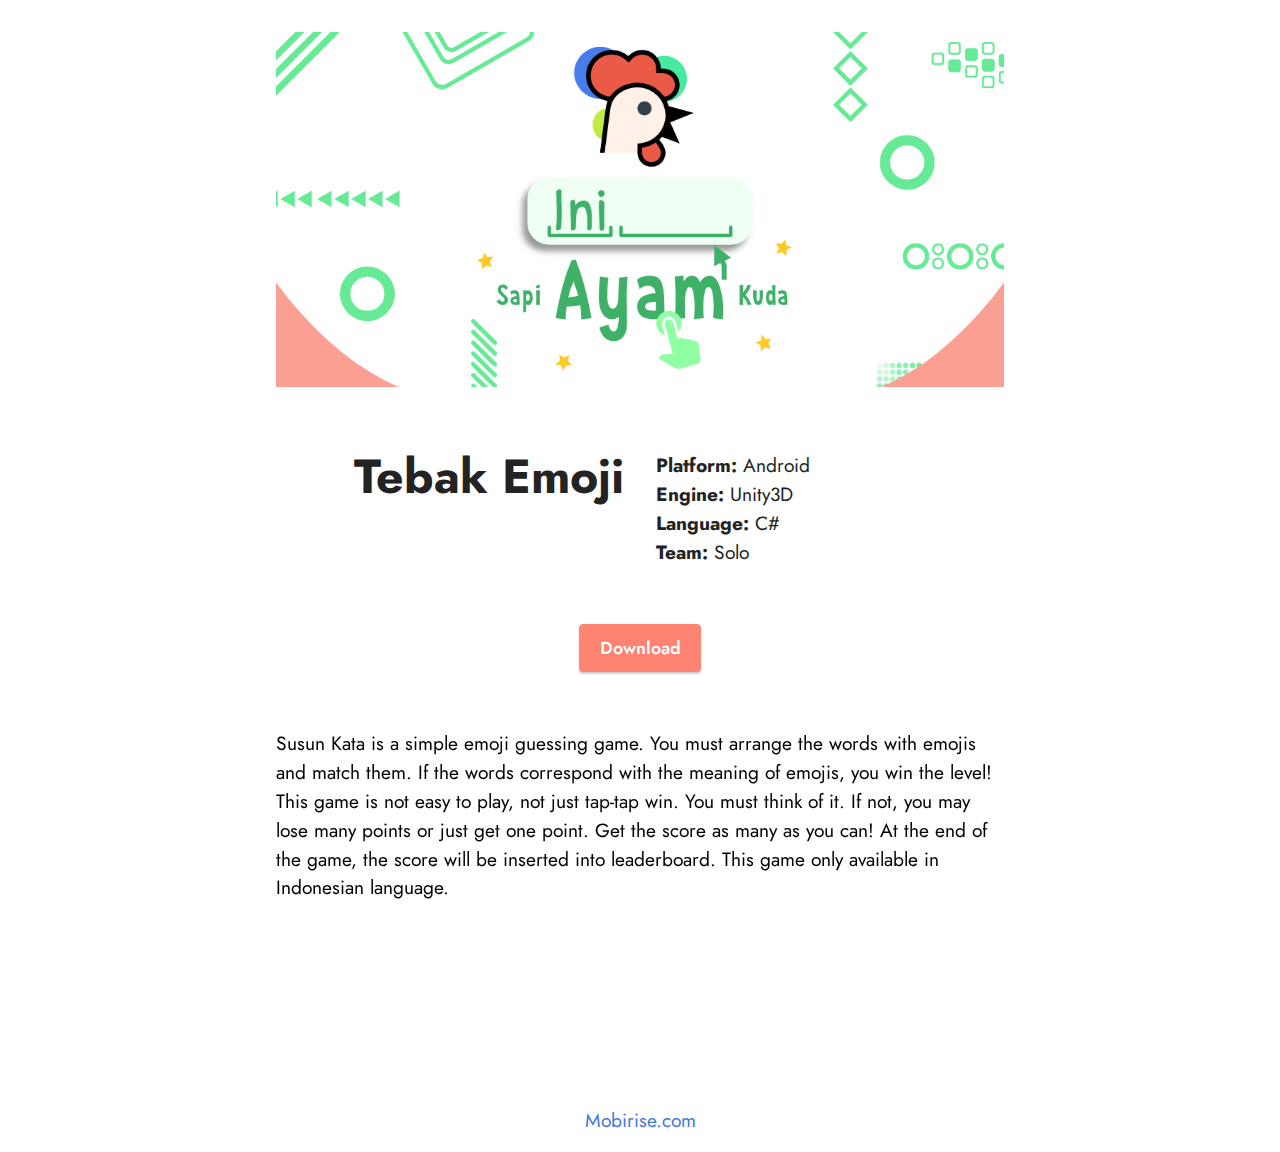
<file: TebakEmoji.html>
<!DOCTYPE html>
<html  >
<head>
  <!-- Site made with Mobirise Website Builder v5.9.13, https://mobirise.com -->
  <meta charset="UTF-8">
  <meta http-equiv="X-UA-Compatible" content="IE=edge">
  <meta name="generator" content="Mobirise v5.9.13, mobirise.com">
  <meta name="twitter:card" content="summary_large_image"/>
  <meta name="twitter:image:src" content="assets/images/TebakEmoji-meta.png">
  <meta property="og:image" content="assets/images/TebakEmoji-meta.png">
  <meta name="twitter:title" content="Tebak Emoji">
  <meta name="viewport" content="width=device-width, initial-scale=1, minimum-scale=1">
  <link rel="shortcut icon" href="assets/images/logo5.png" type="image/x-icon">
  <meta name="description" content="Tebak Emoji - Cyi Games. Guess the Emoji is a simple emoji guessing game.">
  
  
  <title>Tebak Emoji</title>
  <link rel="stylesheet" href="assets/bootstrap/css/bootstrap.min.css">
  <link rel="stylesheet" href="assets/bootstrap/css/bootstrap-grid.min.css">
  <link rel="stylesheet" href="assets/bootstrap/css/bootstrap-reboot.min.css">
  <link rel="stylesheet" href="assets/socicon/css/styles.css">
  <link rel="stylesheet" href="assets/theme/css/style.css">
  <link rel="preload" href="https://fonts.googleapis.com/css?family=Jost:100,200,300,400,500,600,700,800,900,100i,200i,300i,400i,500i,600i,700i,800i,900i&display=swap" as="style" onload="this.onload=null;this.rel='stylesheet'">
  <noscript><link rel="stylesheet" href="https://fonts.googleapis.com/css?family=Jost:100,200,300,400,500,600,700,800,900,100i,200i,300i,400i,500i,600i,700i,800i,900i&display=swap"></noscript>
  <link rel="preload" as="style" href="assets/mobirise/css/mbr-additional.css?v=cr5Wza"><link rel="stylesheet" href="assets/mobirise/css/mbr-additional.css?v=cr5Wza" type="text/css">

  
  
  
</head>
<body>
  
  <section data-bs-version="5.1" class="image3 cid-t2RM840xtc" id="image3-4c">
    

    

    <div class="container">
        <div class="row justify-content-center">
            <div class="col-12 col-lg-8">
                <div class="image-wrapper">
                    <img src="assets/images/landscape.png" alt="Mobirise">
                    
                </div>
            </div>
        </div>
    </div>
</section>

<section data-bs-version="5.1" class="content10 cid-t2RLSkXs1L" id="content10-4b">
    
    <div class="container">
        <div class="row justify-content-center">
            <div class="col-12 col-md">
                
                <h6 class="mbr-section-subtitle mbr-fonts-style mb-4 display-2"><strong>Tebak Emoji</strong></h6>
            </div>
            <div class="col-md-12 col-lg-6">
                <p class="mbr-text mbr-fonts-style display-7"><strong>Platform:</strong> Android
<br><strong>Engine:</strong> Unity3D
<br><strong>Language:</strong> C#
<br><strong>Team: </strong>Solo</p>
            </div>
        </div>
    </div>
</section>

<section data-bs-version="5.1" class="content11 cid-t3kKc5pHWO" id="content11-4p">
    
    <div class="container">
        <div class="row justify-content-center">
            <div class="col-md-12 col-lg-10">
                <div class="mbr-section-btn align-center"><a class="btn btn-danger display-4" href="https://play.google.com/store/apps/details?id=com.Cyi.TheSusunKataQuiz" target="_blank">Download</a></div>
            </div>
        </div>
    </div>
</section>

<section data-bs-version="5.1" class="content5 cid-t2n5warcst" id="content5-42">
    
    <div class="container">
        <div class="row justify-content-center">
            <div class="col-md-12 col-lg-8">
                
                
                <p class="mbr-text mbr-fonts-style display-7">Susun Kata is a simple emoji guessing game. You must arrange the words with emojis and match them. If the words correspond with the meaning of emojis, you win the level! This game is not easy to play, not just tap-tap win. You must think of it. If not, you may lose many points or just get one point. Get the score as many as you can! At the end of the game, the score will be inserted into leaderboard. This game only available in Indonesian language.<br></p>
            </div>
        </div>
    </div>
</section>

<section data-bs-version="5.1" class="footer5 cid-t3kmMQRc7X mbr-reveal" once="footers" id="footer5-4k">

    

    

    <div class="container">
        <div class="media-container-row">
            <div class="col-md-1 col-6">
                <div class="media-wrap">
                    <a href="https://mobirise.co/">
                        <img src="assets/images/23r32r32.png" alt="Mobirise">
                    </a>
                </div>
            </div>
            <div class="col-11 col-6">
                <p class="mbr-text align-right links mbr-fonts-style display-7"></p>
            </div>
        </div>
        <!-- <div class="media-container-row">
            <div class="col-md-12"> -->
        <div class="footer-lower">
            <div class="media-container-row">
                <div class="col-md-12">
                    <hr>
                </div>
            </div>
            <div class="media-container-row">
                <div class="col-md-6 copyright">
                    <p class="mbr-text mbr-fonts-style display-7">Thanks for visiting :)</p>
                </div>
                <div class="col-md-6">
                    <div class="social-list align-right">
                        <div class="soc-item">
                            
                                <a href="index.html#top"><span class="mbr-iconfont mbr-iconfont-social socicon-itchio socicon"></span></a>
                            
                        </div>
                        <div class="soc-item">
                            <a href="https://discordapp.com/users/442385803105009676" target="_blank">
                                <span class="mbr-iconfont mbr-iconfont-social socicon-discord socicon"></span>
                            </a>
                        </div>
                        <div class="soc-item">
                            <a href="https://steamcommunity.com/id/cyion_/" target="_blank">
                                <span class="mbr-iconfont mbr-iconfont-social socicon-steam socicon"></span>
                            </a>
                        </div>
                        
                        
                        
                    </div>
                </div>
            </div>
            <!-- </div>
            </div> -->
        </div>

    </div>
</section><section class="display-7" style="padding: 0;align-items: center;justify-content: center;flex-wrap: wrap;    align-content: center;display: flex;position: relative;height: 4rem;"><a href="https://mobiri.se/2677697" style="flex: 1 1;height: 4rem;position: absolute;width: 100%;z-index: 1;"><img alt="" style="height: 4rem;" src="[data-uri]"></a><p style="margin: 0;text-align: center;" class="display-7">&#8204;</p><a style="z-index:1" href="https://mobirise.com">Mobirise.com </a></section><script src="assets/bootstrap/js/bootstrap.bundle.min.js"></script>  <script src="assets/smoothscroll/smooth-scroll.js"></script>  <script src="assets/ytplayer/index.js"></script>  <script src="assets/theme/js/script.js"></script>  
  
  
</body>
</html>
</file>
<file: assets/socicon/css/styles.css>
@charset "UTF-8";

@font-face {
  font-family: 'Socicon';
  src:  url('../fonts/socicon.eot');
  src:  url('../fonts/socicon.eot?#iefix') format('embedded-opentype'),
    url('../fonts/socicon.woff2') format('woff2'),
    url('../fonts/socicon.ttf') format('truetype'),
    url('../fonts/socicon.woff') format('woff'),
    url('../fonts/socicon.svg#socicon') format('svg');
  font-weight: normal;
  font-style: normal;
  font-display: swap;
}

[data-icon]:before {
  font-family: "socicon" !important;
  content: attr(data-icon);
  font-style: normal !important;
  font-weight: normal !important;
  font-variant: normal !important;
  text-transform: none !important;
  speak: none;
  line-height: 1;
  -webkit-font-smoothing: antialiased;
  -moz-osx-font-smoothing: grayscale;
}

[class^="socicon-"], [class*=" socicon-"] {
  /* use !important to prevent issues with browser extensions that change fonts */
  font-family: 'Socicon' !important;
  speak: none;
  font-style: normal;
  font-weight: normal;
  font-variant: normal;
  text-transform: none;
  line-height: 1;

  /* Better Font Rendering =========== */
  -webkit-font-smoothing: antialiased;
  -moz-osx-font-smoothing: grayscale;
}

.socicon-eitaa:before {
  content: "\e97c";
}
.socicon-soroush:before {
  content: "\e97d";
}
.socicon-bale:before {
  content: "\e97e";
}
.socicon-zazzle:before {
  content: "\e97b";
}
.socicon-society6:before {
  content: "\e97a";
}
.socicon-redbubble:before {
  content: "\e979";
}
.socicon-avvo:before {
  content: "\e978";
}
.socicon-stitcher:before {
  content: "\e977";
}
.socicon-googlehangouts:before {
  content: "\e974";
}
.socicon-dlive:before {
  content: "\e975";
}
.socicon-vsco:before {
  content: "\e976";
}
.socicon-flipboard:before {
  content: "\e973";
}
.socicon-ubuntu:before {
  content: "\e958";
}
.socicon-artstation:before {
  content: "\e959";
}
.socicon-invision:before {
  content: "\e95a";
}
.socicon-torial:before {
  content: "\e95b";
}
.socicon-collectorz:before {
  content: "\e95c";
}
.socicon-seenthis:before {
  content: "\e95d";
}
.socicon-googleplaymusic:before {
  content: "\e95e";
}
.socicon-debian:before {
  content: "\e95f";
}
.socicon-filmfreeway:before {
  content: "\e960";
}
.socicon-gnome:before {
  content: "\e961";
}
.socicon-itchio:before {
  content: "\e962";
}
.socicon-jamendo:before {
  content: "\e963";
}
.socicon-mix:before {
  content: "\e964";
}
.socicon-sharepoint:before {
  content: "\e965";
}
.socicon-tinder:before {
  content: "\e966";
}
.socicon-windguru:before {
  content: "\e967";
}
.socicon-cdbaby:before {
  content: "\e968";
}
.socicon-elementaryos:before {
  content: "\e969";
}
.socicon-stage32:before {
  content: "\e96a";
}
.socicon-tiktok:before {
  content: "\e96b";
}
.socicon-gitter:before {
  content: "\e96c";
}
.socicon-letterboxd:before {
  content: "\e96d";
}
.socicon-threema:before {
  content: "\e96e";
}
.socicon-splice:before {
  content: "\e96f";
}
.socicon-metapop:before {
  content: "\e970";
}
.socicon-naver:before {
  content: "\e971";
}
.socicon-remote:before {
  content: "\e972";
}
.socicon-internet:before {
  content: "\e957";
}
.socicon-moddb:before {
  content: "\e94b";
}
.socicon-indiedb:before {
  content: "\e94c";
}
.socicon-traxsource:before {
  content: "\e94d";
}
.socicon-gamefor:before {
  content: "\e94e";
}
.socicon-pixiv:before {
  content: "\e94f";
}
.socicon-myanimelist:before {
  content: "\e950";
}
.socicon-blackberry:before {
  content: "\e951";
}
.socicon-wickr:before {
  content: "\e952";
}
.socicon-spip:before {
  content: "\e953";
}
.socicon-napster:before {
  content: "\e954";
}
.socicon-beatport:before {
  content: "\e955";
}
.socicon-hackerone:before {
  content: "\e956";
}
.socicon-hackernews:before {
  content: "\e946";
}
.socicon-smashwords:before {
  content: "\e947";
}
.socicon-kobo:before {
  content: "\e948";
}
.socicon-bookbub:before {
  content: "\e949";
}
.socicon-mailru:before {
  content: "\e94a";
}
.socicon-gitlab:before {
  content: "\e945";
}
.socicon-instructables:before {
  content: "\e944";
}
.socicon-portfolio:before {
  content: "\e943";
}
.socicon-codered:before {
  content: "\e940";
}
.socicon-origin:before {
  content: "\e941";
}
.socicon-nextdoor:before {
  content: "\e942";
}
.socicon-udemy:before {
  content: "\e93f";
}
.socicon-livemaster:before {
  content: "\e93e";
}
.socicon-crunchbase:before {
  content: "\e93b";
}
.socicon-homefy:before {
  content: "\e93c";
}
.socicon-calendly:before {
  content: "\e93d";
}
.socicon-realtor:before {
  content: "\e90f";
}
.socicon-tidal:before {
  content: "\e910";
}
.socicon-qobuz:before {
  content: "\e911";
}
.socicon-natgeo:before {
  content: "\e912";
}
.socicon-mastodon:before {
  content: "\e913";
}
.socicon-unsplash:before {
  content: "\e914";
}
.socicon-homeadvisor:before {
  content: "\e915";
}
.socicon-angieslist:before {
  content: "\e916";
}
.socicon-codepen:before {
  content: "\e917";
}
.socicon-slack:before {
  content: "\e918";
}
.socicon-openaigym:before {
  content: "\e919";
}
.socicon-logmein:before {
  content: "\e91a";
}
.socicon-fiverr:before {
  content: "\e91b";
}
.socicon-gotomeeting:before {
  content: "\e91c";
}
.socicon-aliexpress:before {
  content: "\e91d";
}
.socicon-guru:before {
  content: "\e91e";
}
.socicon-appstore:before {
  content: "\e91f";
}
.socicon-homes:before {
  content: "\e920";
}
.socicon-zoom:before {
  content: "\e921";
}
.socicon-alibaba:before {
  content: "\e922";
}
.socicon-craigslist:before {
  content: "\e923";
}
.socicon-wix:before {
  content: "\e924";
}
.socicon-redfin:before {
  content: "\e925";
}
.socicon-googlecalendar:before {
  content: "\e926";
}
.socicon-shopify:before {
  content: "\e927";
}
.socicon-freelancer:before {
  content: "\e928";
}
.socicon-seedrs:before {
  content: "\e929";
}
.socicon-bing:before {
  content: "\e92a";
}
.socicon-doodle:before {
  content: "\e92b";
}
.socicon-bonanza:before {
  content: "\e92c";
}
.socicon-squarespace:before {
  content: "\e92d";
}
.socicon-toptal:before {
  content: "\e92e";
}
.socicon-gust:before {
  content: "\e92f";
}
.socicon-ask:before {
  content: "\e930";
}
.socicon-trulia:before {
  content: "\e931";
}
.socicon-loomly:before {
  content: "\e932";
}
.socicon-ghost:before {
  content: "\e933";
}
.socicon-upwork:before {
  content: "\e934";
}
.socicon-fundable:before {
  content: "\e935";
}
.socicon-booking:before {
  content: "\e936";
}
.socicon-googlemaps:before {
  content: "\e937";
}
.socicon-zillow:before {
  content: "\e938";
}
.socicon-niconico:before {
  content: "\e939";
}
.socicon-toneden:before {
  content: "\e93a";
}
.socicon-augment:before {
  content: "\e908";
}
.socicon-bitbucket:before {
  content: "\e909";
}
.socicon-fyuse:before {
  content: "\e90a";
}
.socicon-yt-gaming:before {
  content: "\e90b";
}
.socicon-sketchfab:before {
  content: "\e90c";
}
.socicon-mobcrush:before {
  content: "\e90d";
}
.socicon-microsoft:before {
  content: "\e90e";
}
.socicon-pandora:before {
  content: "\e907";
}
.socicon-messenger:before {
  content: "\e906";
}
.socicon-gamewisp:before {
  content: "\e905";
}
.socicon-bloglovin:before {
  content: "\e904";
}
.socicon-tunein:before {
  content: "\e903";
}
.socicon-gamejolt:before {
  content: "\e901";
}
.socicon-trello:before {
  content: "\e902";
}
.socicon-spreadshirt:before {
  content: "\e900";
}
.socicon-500px:before {
  content: "\e000";
}
.socicon-8tracks:before {
  content: "\e001";
}
.socicon-airbnb:before {
  content: "\e002";
}
.socicon-alliance:before {
  content: "\e003";
}
.socicon-amazon:before {
  content: "\e004";
}
.socicon-amplement:before {
  content: "\e005";
}
.socicon-android:before {
  content: "\e006";
}
.socicon-angellist:before {
  content: "\e007";
}
.socicon-apple:before {
  content: "\e008";
}
.socicon-appnet:before {
  content: "\e009";
}
.socicon-baidu:before {
  content: "\e00a";
}
.socicon-bandcamp:before {
  content: "\e00b";
}
.socicon-battlenet:before {
  content: "\e00c";
}
.socicon-mixer:before {
  content: "\e00d";
}
.socicon-bebee:before {
  content: "\e00e";
}
.socicon-bebo:before {
  content: "\e00f";
}
.socicon-behance:before {
  content: "\e010";
}
.socicon-blizzard:before {
  content: "\e011";
}
.socicon-blogger:before {
  content: "\e012";
}
.socicon-buffer:before {
  content: "\e013";
}
.socicon-chrome:before {
  content: "\e014";
}
.socicon-coderwall:before {
  content: "\e015";
}
.socicon-curse:before {
  content: "\e016";
}
.socicon-dailymotion:before {
  content: "\e017";
}
.socicon-deezer:before {
  content: "\e018";
}
.socicon-delicious:before {
  content: "\e019";
}
.socicon-deviantart:before {
  content: "\e01a";
}
.socicon-diablo:before {
  content: "\e01b";
}
.socicon-digg:before {
  content: "\e01c";
}
.socicon-discord:before {
  content: "\e01d";
}
.socicon-disqus:before {
  content: "\e01e";
}
.socicon-douban:before {
  content: "\e01f";
}
.socicon-draugiem:before {
  content: "\e020";
}
.socicon-dribbble:before {
  content: "\e021";
}
.socicon-drupal:before {
  content: "\e022";
}
.socicon-ebay:before {
  content: "\e023";
}
.socicon-ello:before {
  content: "\e024";
}
.socicon-endomodo:before {
  content: "\e025";
}
.socicon-envato:before {
  content: "\e026";
}
.socicon-etsy:before {
  content: "\e027";
}
.socicon-facebook:before {
  content: "\e028";
}
.socicon-feedburner:before {
  content: "\e029";
}
.socicon-filmweb:before {
  content: "\e02a";
}
.socicon-firefox:before {
  content: "\e02b";
}
.socicon-flattr:before {
  content: "\e02c";
}
.socicon-flickr:before {
  content: "\e02d";
}
.socicon-formulr:before {
  content: "\e02e";
}
.socicon-forrst:before {
  content: "\e02f";
}
.socicon-foursquare:before {
  content: "\e030";
}
.socicon-friendfeed:before {
  content: "\e031";
}
.socicon-github:before {
  content: "\e032";
}
.socicon-goodreads:before {
  content: "\e033";
}
.socicon-google:before {
  content: "\e034";
}
.socicon-googlescholar:before {
  content: "\e035";
}
.socicon-googlegroups:before {
  content: "\e036";
}
.socicon-googlephotos:before {
  content: "\e037";
}
.socicon-googleplus:before {
  content: "\e038";
}
.socicon-grooveshark:before {
  content: "\e039";
}
.socicon-hackerrank:before {
  content: "\e03a";
}
.socicon-hearthstone:before {
  content: "\e03b";
}
.socicon-hellocoton:before {
  content: "\e03c";
}
.socicon-heroes:before {
  content: "\e03d";
}
.socicon-smashcast:before {
  content: "\e03e";
}
.socicon-horde:before {
  content: "\e03f";
}
.socicon-houzz:before {
  content: "\e040";
}
.socicon-icq:before {
  content: "\e041";
}
.socicon-identica:before {
  content: "\e042";
}
.socicon-imdb:before {
  content: "\e043";
}
.socicon-instagram:before {
  content: "\e044";
}
.socicon-issuu:before {
  content: "\e045";
}
.socicon-istock:before {
  content: "\e046";
}
.socicon-itunes:before {
  content: "\e047";
}
.socicon-keybase:before {
  content: "\e048";
}
.socicon-lanyrd:before {
  content: "\e049";
}
.socicon-lastfm:before {
  content: "\e04a";
}
.socicon-line:before {
  content: "\e04b";
}
.socicon-linkedin:before {
  content: "\e04c";
}
.socicon-livejournal:before {
  content: "\e04d";
}
.socicon-lyft:before {
  content: "\e04e";
}
.socicon-macos:before {
  content: "\e04f";
}
.socicon-mail:before {
  content: "\e050";
}
.socicon-medium:before {
  content: "\e051";
}
.socicon-meetup:before {
  content: "\e052";
}
.socicon-mixcloud:before {
  content: "\e053";
}
.socicon-modelmayhem:before {
  content: "\e054";
}
.socicon-mumble:before {
  content: "\e055";
}
.socicon-myspace:before {
  content: "\e056";
}
.socicon-newsvine:before {
  content: "\e057";
}
.socicon-nintendo:before {
  content: "\e058";
}
.socicon-npm:before {
  content: "\e059";
}
.socicon-odnoklassniki:before {
  content: "\e05a";
}
.socicon-openid:before {
  content: "\e05b";
}
.socicon-opera:before {
  content: "\e05c";
}
.socicon-outlook:before {
  content: "\e05d";
}
.socicon-overwatch:before {
  content: "\e05e";
}
.socicon-patreon:before {
  content: "\e05f";
}
.socicon-paypal:before {
  content: "\e060";
}
.socicon-periscope:before {
  content: "\e061";
}
.socicon-persona:before {
  content: "\e062";
}
.socicon-pinterest:before {
  content: "\e063";
}
.socicon-play:before {
  content: "\e064";
}
.socicon-player:before {
  content: "\e065";
}
.socicon-playstation:before {
  content: "\e066";
}
.socicon-pocket:before {
  content: "\e067";
}
.socicon-qq:before {
  content: "\e068";
}
.socicon-quora:before {
  content: "\e069";
}
.socicon-raidcall:before {
  content: "\e06a";
}
.socicon-ravelry:before {
  content: "\e06b";
}
.socicon-reddit:before {
  content: "\e06c";
}
.socicon-renren:before {
  content: "\e06d";
}
.socicon-researchgate:before {
  content: "\e06e";
}
.socicon-residentadvisor:before {
  content: "\e06f";
}
.socicon-reverbnation:before {
  content: "\e070";
}
.socicon-rss:before {
  content: "\e071";
}
.socicon-sharethis:before {
  content: "\e072";
}
.socicon-skype:before {
  content: "\e073";
}
.socicon-slideshare:before {
  content: "\e074";
}
.socicon-smugmug:before {
  content: "\e075";
}
.socicon-snapchat:before {
  content: "\e076";
}
.socicon-songkick:before {
  content: "\e077";
}
.socicon-soundcloud:before {
  content: "\e078";
}
.socicon-spotify:before {
  content: "\e079";
}
.socicon-stackexchange:before {
  content: "\e07a";
}
.socicon-stackoverflow:before {
  content: "\e07b";
}
.socicon-starcraft:before {
  content: "\e07c";
}
.socicon-stayfriends:before {
  content: "\e07d";
}
.socicon-steam:before {
  content: "\e07e";
}
.socicon-storehouse:before {
  content: "\e07f";
}
.socicon-strava:before {
  content: "\e080";
}
.socicon-streamjar:before {
  content: "\e081";
}
.socicon-stumbleupon:before {
  content: "\e082";
}
.socicon-swarm:before {
  content: "\e083";
}
.socicon-teamspeak:before {
  content: "\e084";
}
.socicon-teamviewer:before {
  content: "\e085";
}
.socicon-technorati:before {
  content: "\e086";
}
.socicon-telegram:before {
  content: "\e087";
}
.socicon-tripadvisor:before {
  content: "\e088";
}
.socicon-tripit:before {
  content: "\e089";
}
.socicon-triplej:before {
  content: "\e08a";
}
.socicon-tumblr:before {
  content: "\e08b";
}
.socicon-twitch:before {
  content: "\e08c";
}
.socicon-twitter:before {
  content: "\e08d";
}
.socicon-uber:before {
  content: "\e08e";
}
.socicon-ventrilo:before {
  content: "\e08f";
}
.socicon-viadeo:before {
  content: "\e090";
}
.socicon-viber:before {
  content: "\e091";
}
.socicon-viewbug:before {
  content: "\e092";
}
.socicon-vimeo:before {
  content: "\e093";
}
.socicon-vine:before {
  content: "\e094";
}
.socicon-vkontakte:before {
  content: "\e095";
}
.socicon-warcraft:before {
  content: "\e096";
}
.socicon-wechat:before {
  content: "\e097";
}
.socicon-weibo:before {
  content: "\e098";
}
.socicon-whatsapp:before {
  content: "\e099";
}
.socicon-wikipedia:before {
  content: "\e09a";
}
.socicon-windows:before {
  content: "\e09b";
}
.socicon-wordpress:before {
  content: "\e09c";
}
.socicon-wykop:before {
  content: "\e09d";
}
.socicon-xbox:before {
  content: "\e09e";
}
.socicon-xing:before {
  content: "\e09f";
}
.socicon-yahoo:before {
  content: "\e0a0";
}
.socicon-yammer:before {
  content: "\e0a1";
}
.socicon-yandex:before {
  content: "\e0a2";
}
.socicon-yelp:before {
  content: "\e0a3";
}
.socicon-younow:before {
  content: "\e0a4";
}
.socicon-youtube:before {
  content: "\e0a5";
}
.socicon-zapier:before {
  content: "\e0a6";
}
.socicon-zerply:before {
  content: "\e0a7";
}
.socicon-zomato:before {
  content: "\e0a8";
}
.socicon-zynga:before {
  content: "\e0a9";
}
</file>
<file: assets/theme/css/style.css>
@charset "UTF-8";
section {
  background-color: #ffffff;
}

body {
  font-style: normal;
  line-height: 1.5;
  font-weight: 400;
  color: #232323;
  position: relative;
}

button {
  background-color: transparent;
  border-color: transparent;
}

section,
.container,
.container-fluid {
  position: relative;
  word-wrap: break-word;
}

a.mbr-iconfont:hover {
  text-decoration: none;
}

.article .lead p,
.article .lead ul,
.article .lead ol,
.article .lead pre,
.article .lead blockquote {
  margin-bottom: 0;
}

a {
  font-style: normal;
  font-weight: 400;
  cursor: pointer;
}
a, a:hover {
  text-decoration: none;
}

.mbr-section-title {
  font-style: normal;
  line-height: 1.3;
}

.mbr-section-subtitle {
  line-height: 1.3;
}

.mbr-text {
  font-style: normal;
  line-height: 1.7;
}

h1,
h2,
h3,
h4,
h5,
h6,
.display-1,
.display-2,
.display-4,
.display-5,
.display-7,
span,
p,
a {
  line-height: 1;
  word-break: break-word;
  word-wrap: break-word;
  font-weight: 400;
}

b,
strong {
  font-weight: bold;
}

input:-webkit-autofill, input:-webkit-autofill:hover, input:-webkit-autofill:focus, input:-webkit-autofill:active {
  transition-delay: 9999s;
  -webkit-transition-property: background-color, color;
  transition-property: background-color, color;
}

textarea[type=hidden] {
  display: none;
}

section {
  background-position: 50% 50%;
  background-repeat: no-repeat;
  background-size: cover;
}
section .mbr-background-video,
section .mbr-background-video-preview {
  position: absolute;
  bottom: 0;
  left: 0;
  right: 0;
  top: 0;
}

.hidden {
  visibility: hidden;
}

.mbr-z-index20 {
  z-index: 20;
}

/*! Base colors */
.mbr-white {
  color: #ffffff;
}

.mbr-black {
  color: #111111;
}

.mbr-bg-white {
  background-color: #ffffff;
}

.mbr-bg-black {
  background-color: #000000;
}

/*! Text-aligns */
.align-left {
  text-align: left;
}

.align-center {
  text-align: center;
}

.align-right {
  text-align: right;
}

/*! Font-weight  */
.mbr-light {
  font-weight: 300;
}

.mbr-regular {
  font-weight: 400;
}

.mbr-semibold {
  font-weight: 500;
}

.mbr-bold {
  font-weight: 700;
}

/*! Media  */
.media-content {
  flex-basis: 100%;
}

.media-container-row {
  display: flex;
  flex-direction: row;
  flex-wrap: wrap;
  justify-content: center;
  align-content: center;
  align-items: start;
}
.media-container-row .media-size-item {
  width: 400px;
}

.media-container-column {
  display: flex;
  flex-direction: column;
  flex-wrap: wrap;
  justify-content: center;
  align-content: center;
  align-items: stretch;
}
.media-container-column > * {
  width: 100%;
}

@media (min-width: 992px) {
  .media-container-row {
    flex-wrap: nowrap;
  }
}
figure {
  margin-bottom: 0;
  overflow: hidden;
}

figure[mbr-media-size] {
  transition: width 0.1s;
}

img,
iframe {
  display: block;
  width: 100%;
}

.card {
  background-color: transparent;
  border: none;
}

.card-box {
  width: 100%;
}

.card-img {
  text-align: center;
  flex-shrink: 0;
  -webkit-flex-shrink: 0;
}

.media {
  max-width: 100%;
  margin: 0 auto;
}

.mbr-figure {
  align-self: center;
}

.media-container > div {
  max-width: 100%;
}

.mbr-figure img,
.card-img img {
  width: 100%;
}

@media (max-width: 991px) {
  .media-size-item {
    width: auto !important;
  }

  .media {
    width: auto;
  }

  .mbr-figure {
    width: 100% !important;
  }
}
/*! Buttons */
.mbr-section-btn {
  margin-left: -0.6rem;
  margin-right: -0.6rem;
  font-size: 0;
}

.btn {
  font-weight: 600;
  border-width: 1px;
  font-style: normal;
  margin: 0.6rem 0.6rem;
  white-space: normal;
  transition: all 0.2s ease-in-out;
  display: inline-flex;
  align-items: center;
  justify-content: center;
  word-break: break-word;
}

.btn-sm {
  font-weight: 600;
  letter-spacing: 0px;
  transition: all 0.3s ease-in-out;
}

.btn-md {
  font-weight: 600;
  letter-spacing: 0px;
  transition: all 0.3s ease-in-out;
}

.btn-lg {
  font-weight: 600;
  letter-spacing: 0px;
  transition: all 0.3s ease-in-out;
}

.btn-form {
  margin: 0;
}
.btn-form:hover {
  cursor: pointer;
}

nav .mbr-section-btn {
  margin-left: 0rem;
  margin-right: 0rem;
}

/*! Btn icon margin */
.btn .mbr-iconfont,
.btn.btn-sm .mbr-iconfont {
  order: 1;
  cursor: pointer;
  margin-left: 0.5rem;
  vertical-align: sub;
}

.btn.btn-md .mbr-iconfont,
.btn.btn-md .mbr-iconfont {
  margin-left: 0.8rem;
}

.mbr-regular {
  font-weight: 400;
}

.mbr-semibold {
  font-weight: 500;
}

.mbr-bold {
  font-weight: 700;
}

[type=submit] {
  -webkit-appearance: none;
}

/*! Full-screen */
.mbr-fullscreen .mbr-overlay {
  min-height: 100vh;
}

.mbr-fullscreen {
  display: flex;
  display: -moz-flex;
  display: -ms-flex;
  display: -o-flex;
  align-items: center;
  min-height: 100vh;
  padding-top: 3rem;
  padding-bottom: 3rem;
}

/*! Map */
.map {
  height: 25rem;
  position: relative;
}
.map iframe {
  width: 100%;
  height: 100%;
}

/*! Scroll to top arrow */
.mbr-arrow-up {
  bottom: 25px;
  right: 90px;
  position: fixed;
  text-align: right;
  z-index: 5000;
  color: #ffffff;
  font-size: 22px;
}

.mbr-arrow-up a {
  background: rgba(0, 0, 0, 0.2);
  border-radius: 50%;
  color: #fff;
  display: inline-block;
  height: 60px;
  width: 60px;
  border: 2px solid #fff;
  outline-style: none !important;
  position: relative;
  text-decoration: none;
  transition: all 0.3s ease-in-out;
  cursor: pointer;
  text-align: center;
}
.mbr-arrow-up a:hover {
  background-color: rgba(0, 0, 0, 0.4);
}
.mbr-arrow-up a i {
  line-height: 60px;
}

.mbr-arrow-up-icon {
  display: block;
  color: #fff;
}

.mbr-arrow-up-icon::before {
  content: "›";
  display: inline-block;
  font-family: serif;
  font-size: 22px;
  line-height: 1;
  font-style: normal;
  position: relative;
  top: 6px;
  left: -4px;
  transform: rotate(-90deg);
}

/*! Arrow Down */
.mbr-arrow {
  position: absolute;
  bottom: 45px;
  left: 50%;
  width: 60px;
  height: 60px;
  cursor: pointer;
  background-color: rgba(80, 80, 80, 0.5);
  border-radius: 50%;
  transform: translateX(-50%);
}
@media (max-width: 767px) {
  .mbr-arrow {
    display: none;
  }
}
.mbr-arrow > a {
  display: inline-block;
  text-decoration: none;
  outline-style: none;
  -webkit-animation: arrowdown 1.7s ease-in-out infinite;
          animation: arrowdown 1.7s ease-in-out infinite;
  color: #ffffff;
}
.mbr-arrow > a > i {
  position: absolute;
  top: -2px;
  left: 15px;
  font-size: 2rem;
}

#scrollToTop a i::before {
  content: "";
  position: absolute;
  display: block;
  border-bottom: 2.5px solid #fff;
  border-left: 2.5px solid #fff;
  width: 27.8%;
  height: 27.8%;
  left: 50%;
  top: 51%;
  transform: translateY(-30%) translateX(-50%) rotate(135deg);
}

@keyframes arrowdown {
  0% {
    transform: translateY(0px);
  }
  50% {
    transform: translateY(-5px);
  }
  100% {
    transform: translateY(0px);
  }
}
@-webkit-keyframes arrowdown {
  0% {
    transform: translateY(0px);
  }
  50% {
    transform: translateY(-5px);
  }
  100% {
    transform: translateY(0px);
  }
}
@media (max-width: 500px) {
  .mbr-arrow-up {
    left: 0;
    right: 0;
    text-align: center;
  }
}
/*Gradients animation*/
@keyframes gradient-animation {
  from {
    background-position: 0% 100%;
    -webkit-animation-timing-function: ease-in-out;
            animation-timing-function: ease-in-out;
  }
  to {
    background-position: 100% 0%;
    -webkit-animation-timing-function: ease-in-out;
            animation-timing-function: ease-in-out;
  }
}
@-webkit-keyframes gradient-animation {
  from {
    background-position: 0% 100%;
    -webkit-animation-timing-function: ease-in-out;
            animation-timing-function: ease-in-out;
  }
  to {
    background-position: 100% 0%;
    -webkit-animation-timing-function: ease-in-out;
            animation-timing-function: ease-in-out;
  }
}
.bg-gradient {
  background-size: 200% 200%;
  animation: gradient-animation 5s infinite alternate;
  -webkit-animation: gradient-animation 5s infinite alternate;
}

.menu .navbar-brand {
  display: -webkit-flex;
}
.menu .navbar-brand span {
  display: flex;
  display: -webkit-flex;
}
.menu .navbar-brand .navbar-caption-wrap {
  display: -webkit-flex;
}
.menu .navbar-brand .navbar-logo img {
  display: -webkit-flex;
  width: auto;
}
@media (min-width: 768px) and (max-width: 991px) {
  .menu .navbar-toggleable-sm .navbar-nav {
    display: -ms-flexbox;
  }
}
@media (max-width: 991px) {
  .menu .navbar-collapse {
    max-height: 93.5vh;
  }
  .menu .navbar-collapse.show {
    overflow: auto;
  }
}
@media (min-width: 992px) {
  .menu .navbar-nav.nav-dropdown {
    display: -webkit-flex;
  }
  .menu .navbar-toggleable-sm .navbar-collapse {
    display: -webkit-flex !important;
  }
  .menu .collapsed .navbar-collapse {
    max-height: 93.5vh;
  }
  .menu .collapsed .navbar-collapse.show {
    overflow: auto;
  }
}
@media (max-width: 767px) {
  .menu .navbar-collapse {
    max-height: 80vh;
  }
}

.nav-link .mbr-iconfont {
  margin-right: 0.5rem;
}

.navbar {
  display: -webkit-flex;
  -webkit-flex-wrap: wrap;
  -webkit-align-items: center;
  -webkit-justify-content: space-between;
}

.navbar-collapse {
  -webkit-flex-basis: 100%;
  -webkit-flex-grow: 1;
  -webkit-align-items: center;
}

.nav-dropdown .link {
  padding: 0.667em 1.667em !important;
  margin: 0 !important;
}

.nav {
  display: -webkit-flex;
  -webkit-flex-wrap: wrap;
}

.row {
  display: -webkit-flex;
  -webkit-flex-wrap: wrap;
}

.justify-content-center {
  -webkit-justify-content: center;
}

.form-inline {
  display: -webkit-flex;
}

.card-wrapper {
  -webkit-flex: 1;
}

.carousel-control {
  z-index: 10;
  display: -webkit-flex;
}

.carousel-controls {
  display: -webkit-flex;
}

.media {
  display: -webkit-flex;
}

.form-group:focus {
  outline: none;
}

.jq-selectbox__select {
  padding: 7px 0;
  position: relative;
}

.jq-selectbox__dropdown {
  overflow: hidden;
  border-radius: 10px;
  position: absolute;
  top: 100%;
  left: 0 !important;
  width: 100% !important;
}

.jq-selectbox__trigger-arrow {
  right: 0;
  transform: translateY(-50%);
}

.jq-selectbox li {
  padding: 1.07em 0.5em;
}

input[type=range] {
  padding-left: 0 !important;
  padding-right: 0 !important;
}

.modal-dialog,
.modal-content {
  height: 100%;
}

.modal-dialog .carousel-inner {
  height: calc(100vh - 1.75rem);
}
@media (max-width: 575px) {
  .modal-dialog .carousel-inner {
    height: calc(100vh - 1rem);
  }
}

.carousel-item {
  text-align: center;
}

.carousel-item img {
  margin: auto;
}

.navbar-toggler {
  align-self: flex-start;
  padding: 0.25rem 0.75rem;
  font-size: 1.25rem;
  line-height: 1;
  background: transparent;
  border: 1px solid transparent;
  border-radius: 0.25rem;
}

.navbar-toggler:focus,
.navbar-toggler:hover {
  text-decoration: none;
  box-shadow: none;
}

.navbar-toggler-icon {
  display: inline-block;
  width: 1.5em;
  height: 1.5em;
  vertical-align: middle;
  content: "";
  background: no-repeat center center;
  background-size: 100% 100%;
}

.navbar-toggler-left {
  position: absolute;
  left: 1rem;
}

.navbar-toggler-right {
  position: absolute;
  right: 1rem;
}

.card-img {
  width: auto;
}

.menu .navbar.collapsed:not(.beta-menu) {
  flex-direction: column;
}

.carousel-item.active,
.carousel-item-next,
.carousel-item-prev {
  display: flex;
}

.note-air-layout .dropup .dropdown-menu,
.note-air-layout .navbar-fixed-bottom .dropdown .dropdown-menu {
  bottom: initial !important;
}

html,
body {
  height: auto;
  min-height: 100vh;
}

.dropup .dropdown-toggle::after {
  display: none;
}

.form-asterisk {
  font-family: initial;
  position: absolute;
  top: -2px;
  font-weight: normal;
}

.form-control-label {
  position: relative;
  cursor: pointer;
  margin-bottom: 0.357em;
  padding: 0;
}

.alert {
  color: #ffffff;
  border-radius: 0;
  border: 0;
  font-size: 1.1rem;
  line-height: 1.5;
  margin-bottom: 1.875rem;
  padding: 1.25rem;
  position: relative;
  text-align: center;
}
.alert.alert-form::after {
  background-color: inherit;
  bottom: -7px;
  content: "";
  display: block;
  height: 14px;
  left: 50%;
  margin-left: -7px;
  position: absolute;
  transform: rotate(45deg);
  width: 14px;
}

.form-control {
  background-color: #ffffff;
  background-clip: border-box;
  color: #232323;
  line-height: 1rem !important;
  height: auto;
  padding: 0.6rem 1.2rem;
  transition: border-color 0.25s ease 0s;
  border: 1px solid transparent !important;
  border-radius: 4px;
  box-shadow: rgba(0, 0, 0, 0.07) 0px 1px 1px 0px, rgba(0, 0, 0, 0.07) 0px 1px 3px 0px, rgba(0, 0, 0, 0.03) 0px 0px 0px 1px;
}
.form-active .form-control:invalid {
  border-color: red;
}

form .row {
  margin-left: -0.6rem;
  margin-right: -0.6rem;
}
form .row [class*=col] {
  padding-left: 0.6rem;
  padding-right: 0.6rem;
}

form .mbr-section-btn {
  margin: 0;
  padding-left: 0.6rem;
  padding-right: 0.6rem;
}

form .btn {
  display: flex;
  padding: 0.6rem 1.2rem;
  margin: 0;
}

form .form-check-input {
  margin-top: 0.5;
}

textarea.form-control {
  line-height: 1.5rem !important;
}

.form-group {
  margin-bottom: 1.2rem;
}

.form-control,
form .btn {
  min-height: 48px;
}

.gdpr-block label span.textGDPR input[name=gdpr] {
  top: 7px;
}

.form-control:focus {
  box-shadow: none;
}

:focus {
  outline: none;
}

.mbr-overlay {
  background-color: #000;
  bottom: 0;
  left: 0;
  opacity: 0.5;
  position: absolute;
  right: 0;
  top: 0;
  z-index: 0;
  pointer-events: none;
}

blockquote {
  font-style: italic;
  padding: 3rem;
  font-size: 1.09rem;
  position: relative;
  border-left: 3px solid;
}

ul,
ol,
pre,
blockquote {
  margin-bottom: 2.3125rem;
}

.mt-4 {
  margin-top: 2rem !important;
}

.mb-4 {
  margin-bottom: 2rem !important;
}

@media (min-width: 992px) {
  .container {
    padding-left: 16px;
    padding-right: 16px;
  }

  .row {
    margin-left: -16px;
    margin-right: -16px;
  }
  .row > [class*=col] {
    padding-left: 16px;
    padding-right: 16px;
  }
}
@media (min-width: 768px) {
  .container-fluid {
    padding-left: 32px;
    padding-right: 32px;
  }
}
@media (min-width: 768px) and (max-width: 991px) {
  .mbr-container {
    padding-left: 32px;
    padding-right: 32px;
  }
}
@media (max-width: 767px) {
  .mbr-container {
    padding-left: 16px;
    padding-right: 16px;
  }
}
.card-wrapper,
.item-wrapper {
  overflow: hidden;
}

.app-video-wrapper > img {
  opacity: 1;
}

.item {
  position: relative;
}

.dropdown-menu .dropdown-menu {
  left: 100%;
}

.dropdown-item + .dropdown-menu {
  display: none;
}

.dropdown-item:hover + .dropdown-menu,
.dropdown-menu:hover {
  display: block;
}

@media (min-aspect-ratio: 16/9) {
  .mbr-video-foreground {
    height: 300% !important;
    top: -100% !important;
  }
}
@media (max-aspect-ratio: 16/9) {
  .mbr-video-foreground {
    width: 300% !important;
    left: -100% !important;
  }
}.engine {
	position: absolute;
	text-indent: -2400px;
	text-align: center;
	padding: 0;
	top: 0;
	left: -2400px;
}
</file>
<file: assets/mobirise/css/mbr-additional.css>
body {
  font-family: Jost;
}
.display-1 {
  font-family: 'Jost', sans-serif;
  font-size: 4.6rem;
  line-height: 1.1;
}
.display-1 > .mbr-iconfont {
  font-size: 5.75rem;
}
.display-2 {
  font-family: 'Jost', sans-serif;
  font-size: 3rem;
  line-height: 1.1;
}
.display-2 > .mbr-iconfont {
  font-size: 3.75rem;
}
.display-4 {
  font-family: 'Jost', sans-serif;
  font-size: 1.1rem;
  line-height: 1.5;
}
.display-4 > .mbr-iconfont {
  font-size: 1.375rem;
}
.display-5 {
  font-family: 'Jost', sans-serif;
  font-size: 2rem;
  line-height: 1.5;
}
.display-5 > .mbr-iconfont {
  font-size: 2.5rem;
}
.display-7 {
  font-family: 'Jost', sans-serif;
  font-size: 1.2rem;
  line-height: 1.5;
}
.display-7 > .mbr-iconfont {
  font-size: 1.5rem;
}
/* ---- Fluid typography for mobile devices ---- */
/* 1.4 - font scale ratio ( bootstrap == 1.42857 ) */
/* 100vw - current viewport width */
/* (48 - 20)  48 == 48rem == 768px, 20 == 20rem == 320px(minimal supported viewport) */
/* 0.65 - min scale variable, may vary */
@media (max-width: 992px) {
  .display-1 {
    font-size: 3.68rem;
  }
}
@media (max-width: 768px) {
  .display-1 {
    font-size: 3.22rem;
    font-size: calc( 2.26rem + (4.6 - 2.26) * ((100vw - 20rem) / (48 - 20)));
    line-height: calc( 1.1 * (2.26rem + (4.6 - 2.26) * ((100vw - 20rem) / (48 - 20))));
  }
  .display-2 {
    font-size: 2.4rem;
    font-size: calc( 1.7rem + (3 - 1.7) * ((100vw - 20rem) / (48 - 20)));
    line-height: calc( 1.3 * (1.7rem + (3 - 1.7) * ((100vw - 20rem) / (48 - 20))));
  }
  .display-4 {
    font-size: 0.88rem;
    font-size: calc( 1.0350000000000001rem + (1.1 - 1.0350000000000001) * ((100vw - 20rem) / (48 - 20)));
    line-height: calc( 1.4 * (1.0350000000000001rem + (1.1 - 1.0350000000000001) * ((100vw - 20rem) / (48 - 20))));
  }
  .display-5 {
    font-size: 1.6rem;
    font-size: calc( 1.35rem + (2 - 1.35) * ((100vw - 20rem) / (48 - 20)));
    line-height: calc( 1.4 * (1.35rem + (2 - 1.35) * ((100vw - 20rem) / (48 - 20))));
  }
  .display-7 {
    font-size: 0.96rem;
    font-size: calc( 1.07rem + (1.2 - 1.07) * ((100vw - 20rem) / (48 - 20)));
    line-height: calc( 1.4 * (1.07rem + (1.2 - 1.07) * ((100vw - 20rem) / (48 - 20))));
  }
}
/* Buttons */
.btn {
  padding: 0.6rem 1.2rem;
  border-radius: 4px;
}
.btn-sm {
  padding: 0.6rem 1.2rem;
  border-radius: 4px;
}
.btn-md {
  padding: 0.6rem 1.2rem;
  border-radius: 4px;
}
.btn-lg {
  padding: 1rem 2.6rem;
  border-radius: 4px;
}
.bg-primary {
  background-color: #4479d9 !important;
}
.bg-success {
  background-color: #40b0bf !important;
}
.bg-info {
  background-color: #47b5ed !important;
}
.bg-warning {
  background-color: #ffe161 !important;
}
.bg-danger {
  background-color: #ff8372 !important;
}
.btn-primary,
.btn-primary:active {
  background-color: #4479d9 !important;
  border-color: #4479d9 !important;
  color: #ffffff !important;
  box-shadow: 0 2px 2px 0 rgba(0, 0, 0, 0.2);
}
.btn-primary:hover,
.btn-primary:focus,
.btn-primary.focus,
.btn-primary.active {
  color: #ffffff !important;
  background-color: #2150a5 !important;
  border-color: #2150a5 !important;
  box-shadow: 0 2px 5px 0 rgba(0, 0, 0, 0.2);
}
.btn-primary.disabled,
.btn-primary:disabled {
  color: #ffffff !important;
  background-color: #2150a5 !important;
  border-color: #2150a5 !important;
}
.btn-secondary,
.btn-secondary:active {
  background-color: #ff6666 !important;
  border-color: #ff6666 !important;
  color: #ffffff !important;
  box-shadow: 0 2px 2px 0 rgba(0, 0, 0, 0.2);
}
.btn-secondary:hover,
.btn-secondary:focus,
.btn-secondary.focus,
.btn-secondary.active {
  color: #ffffff !important;
  background-color: #ff0f0f !important;
  border-color: #ff0f0f !important;
  box-shadow: 0 2px 5px 0 rgba(0, 0, 0, 0.2);
}
.btn-secondary.disabled,
.btn-secondary:disabled {
  color: #ffffff !important;
  background-color: #ff0f0f !important;
  border-color: #ff0f0f !important;
}
.btn-info,
.btn-info:active {
  background-color: #47b5ed !important;
  border-color: #47b5ed !important;
  color: #ffffff !important;
  box-shadow: 0 2px 2px 0 rgba(0, 0, 0, 0.2);
}
.btn-info:hover,
.btn-info:focus,
.btn-info.focus,
.btn-info.active {
  color: #ffffff !important;
  background-color: #148cca !important;
  border-color: #148cca !important;
  box-shadow: 0 2px 5px 0 rgba(0, 0, 0, 0.2);
}
.btn-info.disabled,
.btn-info:disabled {
  color: #ffffff !important;
  background-color: #148cca !important;
  border-color: #148cca !important;
}
.btn-success,
.btn-success:active {
  background-color: #40b0bf !important;
  border-color: #40b0bf !important;
  color: #ffffff !important;
  box-shadow: 0 2px 2px 0 rgba(0, 0, 0, 0.2);
}
.btn-success:hover,
.btn-success:focus,
.btn-success.focus,
.btn-success.active {
  color: #ffffff !important;
  background-color: #2a747e !important;
  border-color: #2a747e !important;
  box-shadow: 0 2px 5px 0 rgba(0, 0, 0, 0.2);
}
.btn-success.disabled,
.btn-success:disabled {
  color: #ffffff !important;
  background-color: #2a747e !important;
  border-color: #2a747e !important;
}
.btn-warning,
.btn-warning:active {
  background-color: #ffe161 !important;
  border-color: #ffe161 !important;
  color: #614f00 !important;
  box-shadow: 0 2px 2px 0 rgba(0, 0, 0, 0.2);
}
.btn-warning:hover,
.btn-warning:focus,
.btn-warning.focus,
.btn-warning.active {
  color: #0a0800 !important;
  background-color: #ffd10a !important;
  border-color: #ffd10a !important;
  box-shadow: 0 2px 5px 0 rgba(0, 0, 0, 0.2);
}
.btn-warning.disabled,
.btn-warning:disabled {
  color: #614f00 !important;
  background-color: #ffd10a !important;
  border-color: #ffd10a !important;
}
.btn-danger,
.btn-danger:active {
  background-color: #ff8372 !important;
  border-color: #ff8372 !important;
  color: #ffffff !important;
  box-shadow: 0 2px 2px 0 rgba(0, 0, 0, 0.2);
}
.btn-danger:hover,
.btn-danger:focus,
.btn-danger.focus,
.btn-danger.active {
  color: #ffffff !important;
  background-color: #ff371b !important;
  border-color: #ff371b !important;
  box-shadow: 0 2px 5px 0 rgba(0, 0, 0, 0.2);
}
.btn-danger.disabled,
.btn-danger:disabled {
  color: #ffffff !important;
  background-color: #ff371b !important;
  border-color: #ff371b !important;
}
.btn-white,
.btn-white:active {
  background-color: #fafafa !important;
  border-color: #fafafa !important;
  color: #7a7a7a !important;
  box-shadow: 0 2px 2px 0 rgba(0, 0, 0, 0.2);
}
.btn-white:hover,
.btn-white:focus,
.btn-white.focus,
.btn-white.active {
  color: #4f4f4f !important;
  background-color: #cfcfcf !important;
  border-color: #cfcfcf !important;
  box-shadow: 0 2px 5px 0 rgba(0, 0, 0, 0.2);
}
.btn-white.disabled,
.btn-white:disabled {
  color: #7a7a7a !important;
  background-color: #cfcfcf !important;
  border-color: #cfcfcf !important;
}
.btn-black,
.btn-black:active {
  background-color: #232323 !important;
  border-color: #232323 !important;
  color: #ffffff !important;
  box-shadow: 0 2px 2px 0 rgba(0, 0, 0, 0.2);
}
.btn-black:hover,
.btn-black:focus,
.btn-black.focus,
.btn-black.active {
  color: #ffffff !important;
  background-color: #000000 !important;
  border-color: #000000 !important;
  box-shadow: 0 2px 5px 0 rgba(0, 0, 0, 0.2);
}
.btn-black.disabled,
.btn-black:disabled {
  color: #ffffff !important;
  background-color: #000000 !important;
  border-color: #000000 !important;
}
.btn-primary-outline,
.btn-primary-outline:active {
  background-color: transparent !important;
  border-color: transparent;
  color: #4479d9;
}
.btn-primary-outline:hover,
.btn-primary-outline:focus,
.btn-primary-outline.focus,
.btn-primary-outline.active {
  color: #2150a5 !important;
  background-color: transparent!important;
  border-color: transparent!important;
  box-shadow: none!important;
}
.btn-primary-outline.disabled,
.btn-primary-outline:disabled {
  color: #ffffff !important;
  background-color: #4479d9 !important;
  border-color: #4479d9 !important;
}
.btn-secondary-outline,
.btn-secondary-outline:active {
  background-color: transparent !important;
  border-color: transparent;
  color: #ff6666;
}
.btn-secondary-outline:hover,
.btn-secondary-outline:focus,
.btn-secondary-outline.focus,
.btn-secondary-outline.active {
  color: #ff0f0f !important;
  background-color: transparent!important;
  border-color: transparent!important;
  box-shadow: none!important;
}
.btn-secondary-outline.disabled,
.btn-secondary-outline:disabled {
  color: #ffffff !important;
  background-color: #ff6666 !important;
  border-color: #ff6666 !important;
}
.btn-info-outline,
.btn-info-outline:active {
  background-color: transparent !important;
  border-color: transparent;
  color: #47b5ed;
}
.btn-info-outline:hover,
.btn-info-outline:focus,
.btn-info-outline.focus,
.btn-info-outline.active {
  color: #148cca !important;
  background-color: transparent!important;
  border-color: transparent!important;
  box-shadow: none!important;
}
.btn-info-outline.disabled,
.btn-info-outline:disabled {
  color: #ffffff !important;
  background-color: #47b5ed !important;
  border-color: #47b5ed !important;
}
.btn-success-outline,
.btn-success-outline:active {
  background-color: transparent !important;
  border-color: transparent;
  color: #40b0bf;
}
.btn-success-outline:hover,
.btn-success-outline:focus,
.btn-success-outline.focus,
.btn-success-outline.active {
  color: #2a747e !important;
  background-color: transparent!important;
  border-color: transparent!important;
  box-shadow: none!important;
}
.btn-success-outline.disabled,
.btn-success-outline:disabled {
  color: #ffffff !important;
  background-color: #40b0bf !important;
  border-color: #40b0bf !important;
}
.btn-warning-outline,
.btn-warning-outline:active {
  background-color: transparent !important;
  border-color: transparent;
  color: #ffe161;
}
.btn-warning-outline:hover,
.btn-warning-outline:focus,
.btn-warning-outline.focus,
.btn-warning-outline.active {
  color: #ffd10a !important;
  background-color: transparent!important;
  border-color: transparent!important;
  box-shadow: none!important;
}
.btn-warning-outline.disabled,
.btn-warning-outline:disabled {
  color: #614f00 !important;
  background-color: #ffe161 !important;
  border-color: #ffe161 !important;
}
.btn-danger-outline,
.btn-danger-outline:active {
  background-color: transparent !important;
  border-color: transparent;
  color: #ff8372;
}
.btn-danger-outline:hover,
.btn-danger-outline:focus,
.btn-danger-outline.focus,
.btn-danger-outline.active {
  color: #ff371b !important;
  background-color: transparent!important;
  border-color: transparent!important;
  box-shadow: none!important;
}
.btn-danger-outline.disabled,
.btn-danger-outline:disabled {
  color: #ffffff !important;
  background-color: #ff8372 !important;
  border-color: #ff8372 !important;
}
.btn-black-outline,
.btn-black-outline:active {
  background-color: transparent !important;
  border-color: transparent;
  color: #232323;
}
.btn-black-outline:hover,
.btn-black-outline:focus,
.btn-black-outline.focus,
.btn-black-outline.active {
  color: #000000 !important;
  background-color: transparent!important;
  border-color: transparent!important;
  box-shadow: none!important;
}
.btn-black-outline.disabled,
.btn-black-outline:disabled {
  color: #ffffff !important;
  background-color: #232323 !important;
  border-color: #232323 !important;
}
.btn-white-outline,
.btn-white-outline:active {
  background-color: transparent !important;
  border-color: transparent;
  color: #fafafa;
}
.btn-white-outline:hover,
.btn-white-outline:focus,
.btn-white-outline.focus,
.btn-white-outline.active {
  color: #cfcfcf !important;
  background-color: transparent!important;
  border-color: transparent!important;
  box-shadow: none!important;
}
.btn-white-outline.disabled,
.btn-white-outline:disabled {
  color: #7a7a7a !important;
  background-color: #fafafa !important;
  border-color: #fafafa !important;
}
.text-primary {
  color: #4479d9 !important;
}
.text-secondary {
  color: #ff6666 !important;
}
.text-success {
  color: #40b0bf !important;
}
.text-info {
  color: #47b5ed !important;
}
.text-warning {
  color: #ffe161 !important;
}
.text-danger {
  color: #ff8372 !important;
}
.text-white {
  color: #fafafa !important;
}
.text-black {
  color: #232323 !important;
}
a.text-primary:hover,
a.text-primary:focus,
a.text-primary.active {
  color: #1f4a98 !important;
}
a.text-secondary:hover,
a.text-secondary:focus,
a.text-secondary.active {
  color: #ff0000 !important;
}
a.text-success:hover,
a.text-success:focus,
a.text-success.active {
  color: #266a73 !important;
}
a.text-info:hover,
a.text-info:focus,
a.text-info.active {
  color: #1283bc !important;
}
a.text-warning:hover,
a.text-warning:focus,
a.text-warning.active {
  color: #facb00 !important;
}
a.text-danger:hover,
a.text-danger:focus,
a.text-danger.active {
  color: #ff290c !important;
}
a.text-white:hover,
a.text-white:focus,
a.text-white.active {
  color: #c7c7c7 !important;
}
a.text-black:hover,
a.text-black:focus,
a.text-black.active {
  color: #000000 !important;
}
a[class*="text-"]:not(.nav-link):not(.dropdown-item):not([role]):not(.navbar-caption) {
  position: relative;
  background-image: transparent;
  background-size: 10000px 2px;
  background-repeat: no-repeat;
  background-position: 0px 1.2em;
  background-position: -10000px 1.2em;
}
a[class*="text-"]:not(.nav-link):not(.dropdown-item):not([role]):not(.navbar-caption):hover {
  transition: background-position 2s ease-in-out;
  background-image: linear-gradient(currentColor 50%, currentColor 50%);
  background-position: 0px 1.2em;
}
.nav-tabs .nav-link.active {
  color: #4479d9;
}
.nav-tabs .nav-link:not(.active) {
  color: #232323;
}
.alert-success {
  background-color: #70c770;
}
.alert-info {
  background-color: #47b5ed;
}
.alert-warning {
  background-color: #ffe161;
}
.alert-danger {
  background-color: #ff8372;
}
.mbr-gallery-filter li.active .btn {
  background-color: #4479d9;
  border-color: #4479d9;
  color: #ffffff;
}
.mbr-gallery-filter li.active .btn:focus {
  box-shadow: none;
}
a,
a:hover {
  color: #4479d9;
}
.mbr-plan-header.bg-primary .mbr-plan-subtitle,
.mbr-plan-header.bg-primary .mbr-plan-price-desc {
  color: #eef2fb;
}
.mbr-plan-header.bg-success .mbr-plan-subtitle,
.mbr-plan-header.bg-success .mbr-plan-price-desc {
  color: #a0d8df;
}
.mbr-plan-header.bg-info .mbr-plan-subtitle,
.mbr-plan-header.bg-info .mbr-plan-price-desc {
  color: #ffffff;
}
.mbr-plan-header.bg-warning .mbr-plan-subtitle,
.mbr-plan-header.bg-warning .mbr-plan-price-desc {
  color: #ffffff;
}
.mbr-plan-header.bg-danger .mbr-plan-subtitle,
.mbr-plan-header.bg-danger .mbr-plan-price-desc {
  color: #ffffff;
}
/* Scroll to top button*/
.scrollToTop_wraper {
  display: none;
}
.form-control {
  font-family: 'Jost', sans-serif;
  font-size: 1.1rem;
  line-height: 1.5;
  font-weight: 400;
}
.form-control > .mbr-iconfont {
  font-size: 1.375rem;
}
.form-control:hover,
.form-control:focus {
  box-shadow: rgba(0, 0, 0, 0.07) 0px 1px 1px 0px, rgba(0, 0, 0, 0.07) 0px 1px 3px 0px, rgba(0, 0, 0, 0.03) 0px 0px 0px 1px;
  border-color: #4479d9 !important;
}
.form-control:-webkit-input-placeholder {
  font-family: 'Jost', sans-serif;
  font-size: 1.1rem;
  line-height: 1.5;
  font-weight: 400;
}
.form-control:-webkit-input-placeholder > .mbr-iconfont {
  font-size: 1.375rem;
}
blockquote {
  border-color: #4479d9;
}
/* Forms */
.jq-selectbox li:hover,
.jq-selectbox li.selected {
  background-color: #4479d9;
  color: #ffffff;
}
.jq-number__spin {
  transition: 0.25s ease;
}
.jq-number__spin:hover {
  border-color: #4479d9;
}
.jq-selectbox .jq-selectbox__trigger-arrow,
.jq-number__spin.minus:after,
.jq-number__spin.plus:after {
  transition: 0.4s;
  border-top-color: #353535;
  border-bottom-color: #353535;
}
.jq-selectbox:hover .jq-selectbox__trigger-arrow,
.jq-number__spin.minus:hover:after,
.jq-number__spin.plus:hover:after {
  border-top-color: #4479d9;
  border-bottom-color: #4479d9;
}
.xdsoft_datetimepicker .xdsoft_calendar td.xdsoft_default,
.xdsoft_datetimepicker .xdsoft_calendar td.xdsoft_current,
.xdsoft_datetimepicker .xdsoft_timepicker .xdsoft_time_box > div > div.xdsoft_current {
  color: #ffffff !important;
  background-color: #4479d9 !important;
  box-shadow: none !important;
}
.xdsoft_datetimepicker .xdsoft_calendar td:hover,
.xdsoft_datetimepicker .xdsoft_timepicker .xdsoft_time_box > div > div:hover {
  color: #000000 !important;
  background: #ff6666 !important;
  box-shadow: none !important;
}
.lazy-bg {
  background-image: none !important;
}
.lazy-placeholder:not(section),
.lazy-none {
  display: block;
  position: relative;
  padding-bottom: 56.25%;
  width: 100%;
  height: auto;
}
iframe.lazy-placeholder,
.lazy-placeholder:after {
  content: '';
  position: absolute;
  width: 200px;
  height: 200px;
  background: transparent no-repeat center;
  background-size: contain;
  top: 50%;
  left: 50%;
  transform: translateX(-50%) translateY(-50%);
  background-image: url("data:image/svg+xml;charset=UTF-8,%3csvg width='32' height='32' viewBox='0 0 64 64' xmlns='http://www.w3.org/2000/svg' stroke='%234479d9' %3e%3cg fill='none' fill-rule='evenodd'%3e%3cg transform='translate(16 16)' stroke-width='2'%3e%3ccircle stroke-opacity='.5' cx='16' cy='16' r='16'/%3e%3cpath d='M32 16c0-9.94-8.06-16-16-16'%3e%3canimateTransform attributeName='transform' type='rotate' from='0 16 16' to='360 16 16' dur='1s' repeatCount='indefinite'/%3e%3c/path%3e%3c/g%3e%3c/g%3e%3c/svg%3e");
}
section.lazy-placeholder:after {
  opacity: 0.5;
}
body {
  overflow-x: hidden;
}
a {
  transition: color 0.6s;
}
.cid-sUF62hcx0Q {
  background-color: #ffffff;
}
@media (max-width: 991px) {
  .cid-sUF62hcx0Q .image-wrapper {
    margin-bottom: 1rem;
  }
}
.cid-sUF62hcx0Q .row {
  flex-direction: row-reverse;
}
.cid-sUF62hcx0Q img {
  width: 100%;
}
@media (min-width: 992px) {
  .cid-sUF62hcx0Q .text-wrapper {
    padding: 2rem;
  }
}
.cid-sUF62hcx0Q .mbr-text {
  text-align: left;
  color: #4d4d4d;
}
.cid-sUF62hcx0Q .mbr-section-title {
  text-align: left;
  color: #4d4d4d;
}
.cid-sWlyla9Ldt {
  padding-top: 4rem;
  padding-bottom: 0rem;
  background-color: #ffffff;
}
.cid-sWlyla9Ldt ul {
  list-style: none;
  margin: 0;
  padding-left: 2.5rem;
}
.cid-sWlyla9Ldt li {
  position: relative;
  margin-bottom: 1rem;
}
.cid-sWlyla9Ldt ul li::before {
  position: absolute;
  left: -1.6rem;
  content: "\2022";
  color: #ffffff;
  font-weight: bold;
  font-size: 2rem;
  width: 1.6rem;
}
.cid-sWlyla9Ldt .list {
  text-align: left;
  color: #4d4d4d;
}
.cid-sWlyla9Ldt H3 {
  color: #4d4d4d;
  text-align: left;
}
.cid-sWlyla9Ldt .list P {
  text-align: left;
}
.cid-sWlykp19v3 {
  padding-top: 0rem;
  padding-bottom: 0rem;
  background-color: #ffffff;
}
.cid-sWlykp19v3 ul {
  list-style: none;
  margin: 0;
  padding-left: 2.5rem;
}
.cid-sWlykp19v3 li {
  position: relative;
  margin-bottom: 1rem;
}
.cid-sWlykp19v3 ul li::before {
  position: absolute;
  left: -1.6rem;
  content: "\2022";
  color: #ffffff;
  font-weight: bold;
  font-size: 2rem;
  width: 1.6rem;
}
.cid-sWlykp19v3 .list {
  text-align: left;
  color: #4d4d4d;
}
.cid-sWlykp19v3 H3 {
  color: #4d4d4d;
}
.cid-sVfebrH5RZ {
  padding-top: 4rem;
  padding-bottom: 0rem;
  background-color: #ffffff;
}
.cid-sVfebrH5RZ ul {
  list-style: none;
  margin: 0;
  padding-left: 2.5rem;
}
.cid-sVfebrH5RZ li {
  position: relative;
  margin-bottom: 1rem;
}
.cid-sVfebrH5RZ ul li::before {
  position: absolute;
  left: -1.6rem;
  content: "\2022";
  color: #ffffff;
  font-weight: bold;
  font-size: 2rem;
  width: 1.6rem;
}
.cid-sVfebrH5RZ .list {
  text-align: left;
  color: #4d4d4d;
}
.cid-sVfebrH5RZ H3 {
  color: #4d4d4d;
}
.cid-sVfebrH5RZ .list P {
  text-align: left;
}
.cid-sUYj2ZX57L {
  padding-top: 0rem;
  padding-bottom: 0rem;
  background-color: #ffffff;
}
.cid-sUYj2ZX57L ul {
  list-style: none;
  margin: 0;
  padding-left: 2.5rem;
}
.cid-sUYj2ZX57L li {
  position: relative;
  margin-bottom: 1rem;
}
.cid-sUYj2ZX57L ul li::before {
  position: absolute;
  left: -1.6rem;
  content: "\2022";
  color: #2299aa;
  font-weight: bold;
  font-size: 2rem;
  width: 1.6rem;
}
.cid-sUYj2ZX57L .list {
  text-align: left;
  color: #4d4d4d;
}
.cid-sUYj2ZX57L H3 {
  color: #4d4d4d;
}
.cid-sV59R3qEGW {
  padding-top: 4rem;
  padding-bottom: 0rem;
  background-color: #ffffff;
}
.cid-sV59R3qEGW ul {
  list-style: none;
  margin: 0;
  padding-left: 2.5rem;
}
.cid-sV59R3qEGW li {
  position: relative;
  margin-bottom: 1rem;
}
.cid-sV59R3qEGW ul li::before {
  position: absolute;
  left: -1.6rem;
  content: "\2022";
  color: #2299aa;
  font-weight: bold;
  font-size: 2rem;
  width: 1.6rem;
}
.cid-sV59R3qEGW .list {
  text-align: left;
  color: #4d4d4d;
}
.cid-sV59R3qEGW H3 {
  color: #4d4d4d;
}
.cid-sV59R3qEGW .list P {
  text-align: left;
}
.cid-sVn5h5WJPY {
  padding-top: 0rem;
  padding-bottom: 0rem;
  background-color: #ffffff;
}
.cid-sVn5h5WJPY ul {
  list-style: none;
  margin: 0;
  padding-left: 2.5rem;
}
.cid-sVn5h5WJPY li {
  position: relative;
  margin-bottom: 1rem;
}
.cid-sVn5h5WJPY ul li::before {
  position: absolute;
  left: -1.6rem;
  content: "\2022";
  color: #2299aa;
  font-weight: bold;
  font-size: 2rem;
  width: 1.6rem;
}
.cid-sVn5h5WJPY .list {
  text-align: left;
  color: #4d4d4d;
}
.cid-sVn5h5WJPY H3 {
  color: #4d4d4d;
}
.cid-t3kmMQRc7X {
  padding-top: 0px;
  padding-bottom: 0px;
  background-color: #ffffff;
}
@media (max-width: 767px) {
  .cid-t3kmMQRc7X .media-wrap {
    margin-bottom: 1rem;
    text-align: center;
  }
}
.cid-t3kmMQRc7X .mbr-text {
  color: #767676;
}
.cid-t3kmMQRc7X .links {
  text-align: center;
}
@media (max-width: 767px) {
  .cid-t3kmMQRc7X .links {
    text-align: center !important;
  }
}
@media (max-width: 767px) {
  .cid-t3kmMQRc7X .footer-lower .copyright {
    margin-bottom: 1rem;
    text-align: center;
  }
}
.cid-t3kmMQRc7X .footer-lower hr {
  margin: 1rem 0;
  border-color: #000;
  opacity: 0.05;
}
.cid-t3kmMQRc7X .footer-lower .social-list {
  padding-left: 0;
  margin-bottom: 0;
  list-style: none;
  display: flex;
  -webkit-flex-wrap: wrap;
  flex-wrap: wrap;
  -webkit-justify-content: flex-end;
  justify-content: flex-end;
}
.cid-t3kmMQRc7X .footer-lower .social-list .mbr-iconfont-social {
  font-size: 1.3rem;
  color: #232323;
}
.cid-t3kmMQRc7X .footer-lower .social-list .soc-item {
  margin: 0 0.5rem;
}
.cid-t3kmMQRc7X .footer-lower .social-list a {
  margin: 0;
  opacity: 0.5;
  -webkit-transition: 0.2s linear;
  transition: 0.2s linear;
}
.cid-t3kmMQRc7X .footer-lower .social-list a:hover {
  opacity: 1;
}
@media (max-width: 767px) {
  .cid-t3kmMQRc7X .footer-lower .social-list {
    -webkit-justify-content: center;
    justify-content: center;
  }
}
.cid-t3kmMQRc7X .copyright > p {
  color: #767676;
}
.cid-sV59DkWNN4 {
  background-color: #ffffff;
}
@media (max-width: 991px) {
  .cid-sV59DkWNN4 .image-wrapper {
    margin-bottom: 1rem;
  }
}
.cid-sV59DkWNN4 .row {
  flex-direction: row-reverse;
}
.cid-sV59DkWNN4 img {
  width: 100%;
}
@media (min-width: 992px) {
  .cid-sV59DkWNN4 .text-wrapper {
    padding: 2rem;
  }
}
.cid-sV59DkWNN4 .mbr-text {
  text-align: left;
}
.cid-sV59DlJKCx {
  padding-top: 2rem;
  padding-bottom: 0rem;
  background-image: url("../../../assets/images/background3.jpg");
}
.cid-sV59DlJKCx .mbr-section-title {
  color: #ffffff;
  text-align: left;
}
.cid-sV59Dmgt4m {
  padding-top: 3rem;
  padding-bottom: 3rem;
  background-image: url("../../../assets/images/background1.jpg");
}
.cid-sV59Dmgt4m ul {
  list-style: none;
  margin: 0;
  padding-left: 2.5rem;
}
.cid-sV59Dmgt4m li {
  position: relative;
  margin-bottom: 1rem;
}
.cid-sV59Dmgt4m ul li::before {
  position: absolute;
  left: -1.6rem;
  content: "\2022";
  color: #2299aa;
  font-weight: bold;
  font-size: 2rem;
  width: 1.6rem;
}
.cid-sV59Dmgt4m .list {
  text-align: left;
  color: #4d4d4d;
}
.cid-sV59Dmgt4m H3 {
  color: #4d4d4d;
}
.cid-sV59Dng3Fc {
  padding-top: 2rem;
  padding-bottom: 0rem;
  background-image: url("../../../assets/images/mbr-2.jpg");
}
.cid-sV59Dng3Fc .mbr-section-title {
  color: #ffffff;
  text-align: left;
}
.cid-sV59DowWhJ {
  padding-top: 0rem;
  padding-bottom: 2rem;
  background-color: #ffffff;
}
.cid-sV59DowWhJ img,
.cid-sV59DowWhJ .item-img {
  width: 100%;
}
.cid-sV59DowWhJ .item:focus,
.cid-sV59DowWhJ span:focus {
  outline: none;
}
.cid-sV59DowWhJ .item {
  cursor: pointer;
  margin-bottom: 2rem;
  position: relative;
}
.cid-sV59DowWhJ .row {
  margin-left: 0;
  margin-right: 0;
}
.cid-sV59DowWhJ .item {
  padding: 0;
  margin: 0;
}
.cid-sV59DowWhJ .item-wrapper {
  position: unset;
  border-radius: 4px;
  background: #fafafa;
  height: 100%;
  display: flex;
  flex-flow: column nowrap;
}
@media (min-width: 992px) {
  .cid-sV59DowWhJ .item-wrapper .item-content {
    padding: 2rem;
  }
}
@media (max-width: 991px) {
  .cid-sV59DowWhJ .item-wrapper .item-content {
    padding: 1rem;
  }
}
.cid-sV59DowWhJ .mbr-section-btn {
  margin-top: auto !important;
}
.cid-sV59DowWhJ .mbr-section-title {
  color: #232323;
}
.cid-sV59DpCrb9 {
  padding-top: 2rem;
  padding-bottom: 0rem;
  background-image: url("../../../assets/images/background3.jpg");
}
.cid-sV59DpCrb9 .mbr-section-title {
  color: #ffffff;
  text-align: right;
}
.cid-sV59DpZGt0 {
  padding-top: 6rem;
  padding-bottom: 0rem;
  background-color: #ffffff;
}
.cid-sV59DpZGt0 .nav-tabs .nav-item.open .nav-link:focus,
.cid-sV59DpZGt0 .nav-tabs .nav-link.active:focus {
  outline: none;
}
.cid-sV59DpZGt0 .nav-tabs {
  flex-wrap: wrap;
  border-bottom: 1px solid #6592e6;
}
@media (max-width: 767px) {
  .cid-sV59DpZGt0 .nav-item {
    width: 100%;
    margin: 0;
  }
}
.cid-sV59DpZGt0 .nav-tabs .nav-link {
  transition: all .5s;
  border: none;
  border-bottom: 3px solid transparent;
  border-radius: 0 !important;
}
.cid-sV59DpZGt0 .nav-tabs .nav-link:not(.active) {
  color: #000000;
}
.cid-sV59DpZGt0 .nav-tabs .nav-item {
  margin-right: 1.5rem;
}
.cid-sV59DpZGt0 .nav-link,
.cid-sV59DpZGt0 .nav-link.active {
  padding: 1rem 0;
  background-color: transparent;
}
.cid-sV59DpZGt0 .nav-tabs .nav-link.active {
  color: #6592e6;
  border-bottom: 3px solid #6592e6;
}
.cid-sV59DpZGt0 H4 {
  text-align: center;
}
.cid-sV59DpZGt0 H3 {
  text-align: center;
}
.cid-t3kmMQRc7X {
  padding-top: 0px;
  padding-bottom: 0px;
  background-color: #ffffff;
}
@media (max-width: 767px) {
  .cid-t3kmMQRc7X .media-wrap {
    margin-bottom: 1rem;
    text-align: center;
  }
}
.cid-t3kmMQRc7X .mbr-text {
  color: #767676;
}
.cid-t3kmMQRc7X .links {
  text-align: center;
}
@media (max-width: 767px) {
  .cid-t3kmMQRc7X .links {
    text-align: center !important;
  }
}
@media (max-width: 767px) {
  .cid-t3kmMQRc7X .footer-lower .copyright {
    margin-bottom: 1rem;
    text-align: center;
  }
}
.cid-t3kmMQRc7X .footer-lower hr {
  margin: 1rem 0;
  border-color: #000;
  opacity: 0.05;
}
.cid-t3kmMQRc7X .footer-lower .social-list {
  padding-left: 0;
  margin-bottom: 0;
  list-style: none;
  display: flex;
  -webkit-flex-wrap: wrap;
  flex-wrap: wrap;
  -webkit-justify-content: flex-end;
  justify-content: flex-end;
}
.cid-t3kmMQRc7X .footer-lower .social-list .mbr-iconfont-social {
  font-size: 1.3rem;
  color: #232323;
}
.cid-t3kmMQRc7X .footer-lower .social-list .soc-item {
  margin: 0 0.5rem;
}
.cid-t3kmMQRc7X .footer-lower .social-list a {
  margin: 0;
  opacity: 0.5;
  -webkit-transition: 0.2s linear;
  transition: 0.2s linear;
}
.cid-t3kmMQRc7X .footer-lower .social-list a:hover {
  opacity: 1;
}
@media (max-width: 767px) {
  .cid-t3kmMQRc7X .footer-lower .social-list {
    -webkit-justify-content: center;
    justify-content: center;
  }
}
.cid-t3kmMQRc7X .copyright > p {
  color: #767676;
}
.cid-t2RM840xtc {
  padding-top: 2rem;
  padding-bottom: 2rem;
  background-color: #ffffff;
}
@media (max-width: 991px) {
  .cid-t2RM840xtc .image-wrapper {
    margin-bottom: 1rem;
  }
}
.cid-t2RM840xtc .row {
  flex-direction: row-reverse;
}
.cid-t2RM840xtc img {
  width: 100%;
}
.cid-t2RLSkXs1L {
  padding-top: 2rem;
  padding-bottom: 2rem;
  background-color: #ffffff;
}
.cid-t2RLSkXs1L .mbr-section-subtitle {
  text-align: right;
}
.cid-t3kKc5pHWO {
  padding-top: 0rem;
  padding-bottom: 0rem;
  background-color: #ffffff;
}
.cid-t2n5warcst {
  padding-top: 3rem;
  padding-bottom: 0rem;
  background-color: #ffffff;
}
.cid-t2n5warcst .mbr-text {
  text-align: left;
  color: #000000;
}
.cid-t2n5warcst .mbr-section-subtitle {
  color: #232323;
  text-align: left;
}
.cid-t3kmMQRc7X {
  padding-top: 0px;
  padding-bottom: 0px;
  background-color: #ffffff;
}
@media (max-width: 767px) {
  .cid-t3kmMQRc7X .media-wrap {
    margin-bottom: 1rem;
    text-align: center;
  }
}
.cid-t3kmMQRc7X .mbr-text {
  color: #767676;
}
.cid-t3kmMQRc7X .links {
  text-align: center;
}
@media (max-width: 767px) {
  .cid-t3kmMQRc7X .links {
    text-align: center !important;
  }
}
@media (max-width: 767px) {
  .cid-t3kmMQRc7X .footer-lower .copyright {
    margin-bottom: 1rem;
    text-align: center;
  }
}
.cid-t3kmMQRc7X .footer-lower hr {
  margin: 1rem 0;
  border-color: #000;
  opacity: 0.05;
}
.cid-t3kmMQRc7X .footer-lower .social-list {
  padding-left: 0;
  margin-bottom: 0;
  list-style: none;
  display: flex;
  -webkit-flex-wrap: wrap;
  flex-wrap: wrap;
  -webkit-justify-content: flex-end;
  justify-content: flex-end;
}
.cid-t3kmMQRc7X .footer-lower .social-list .mbr-iconfont-social {
  font-size: 1.3rem;
  color: #232323;
}
.cid-t3kmMQRc7X .footer-lower .social-list .soc-item {
  margin: 0 0.5rem;
}
.cid-t3kmMQRc7X .footer-lower .social-list a {
  margin: 0;
  opacity: 0.5;
  -webkit-transition: 0.2s linear;
  transition: 0.2s linear;
}
.cid-t3kmMQRc7X .footer-lower .social-list a:hover {
  opacity: 1;
}
@media (max-width: 767px) {
  .cid-t3kmMQRc7X .footer-lower .social-list {
    -webkit-justify-content: center;
    justify-content: center;
  }
}
.cid-t3kmMQRc7X .copyright > p {
  color: #767676;
}
.cid-t3knHfXGPd {
  padding-top: 2rem;
  padding-bottom: 2rem;
  background-color: #ffffff;
}
@media (max-width: 991px) {
  .cid-t3knHfXGPd .image-wrapper {
    margin-bottom: 1rem;
  }
}
.cid-t3knHfXGPd .row {
  flex-direction: row-reverse;
}
.cid-t3knHfXGPd img {
  width: 100%;
}
.cid-t3knHgg6U4 {
  padding-top: 2rem;
  padding-bottom: 2rem;
  background-color: #ffffff;
}
.cid-t3knHgg6U4 .mbr-section-subtitle {
  text-align: right;
}
.cid-t3knHgrWrV {
  padding-top: 3rem;
  padding-bottom: 0rem;
  background-color: #ffffff;
}
.cid-t3knHgrWrV .mbr-text {
  text-align: left;
  color: #000000;
}
.cid-t3knHgrWrV .mbr-section-subtitle {
  color: #232323;
  text-align: left;
}
.cid-t3knHgBmaL {
  padding-top: 0px;
  padding-bottom: 0px;
  background-color: #ffffff;
}
@media (max-width: 767px) {
  .cid-t3knHgBmaL .media-wrap {
    margin-bottom: 1rem;
    text-align: center;
  }
}
.cid-t3knHgBmaL .mbr-text {
  color: #767676;
}
.cid-t3knHgBmaL .links {
  text-align: center;
}
@media (max-width: 767px) {
  .cid-t3knHgBmaL .links {
    text-align: center !important;
  }
}
@media (max-width: 767px) {
  .cid-t3knHgBmaL .footer-lower .copyright {
    margin-bottom: 1rem;
    text-align: center;
  }
}
.cid-t3knHgBmaL .footer-lower hr {
  margin: 1rem 0;
  border-color: #000;
  opacity: 0.05;
}
.cid-t3knHgBmaL .footer-lower .social-list {
  padding-left: 0;
  margin-bottom: 0;
  list-style: none;
  display: flex;
  -webkit-flex-wrap: wrap;
  flex-wrap: wrap;
  -webkit-justify-content: flex-end;
  justify-content: flex-end;
}
.cid-t3knHgBmaL .footer-lower .social-list .mbr-iconfont-social {
  font-size: 1.3rem;
  color: #232323;
}
.cid-t3knHgBmaL .footer-lower .social-list .soc-item {
  margin: 0 0.5rem;
}
.cid-t3knHgBmaL .footer-lower .social-list a {
  margin: 0;
  opacity: 0.5;
  -webkit-transition: 0.2s linear;
  transition: 0.2s linear;
}
.cid-t3knHgBmaL .footer-lower .social-list a:hover {
  opacity: 1;
}
@media (max-width: 767px) {
  .cid-t3knHgBmaL .footer-lower .social-list {
    -webkit-justify-content: center;
    justify-content: center;
  }
}
.cid-t3knHgBmaL .copyright > p {
  color: #767676;
}
</file>
<file: assets/parallax/jarallax.css>
.jarallax {
    position: relative;
    z-index: 0;
}
.jarallax > .jarallax-img {
    position: absolute;
    object-fit: cover;
    /* support for plugin https://github.com/bfred-it/object-fit-images */
    font-family: 'object-fit: cover;';
    top: 0;
    left: 0;
    width: 100%;
    height: 100%;
    z-index: -1;
}
</file>
